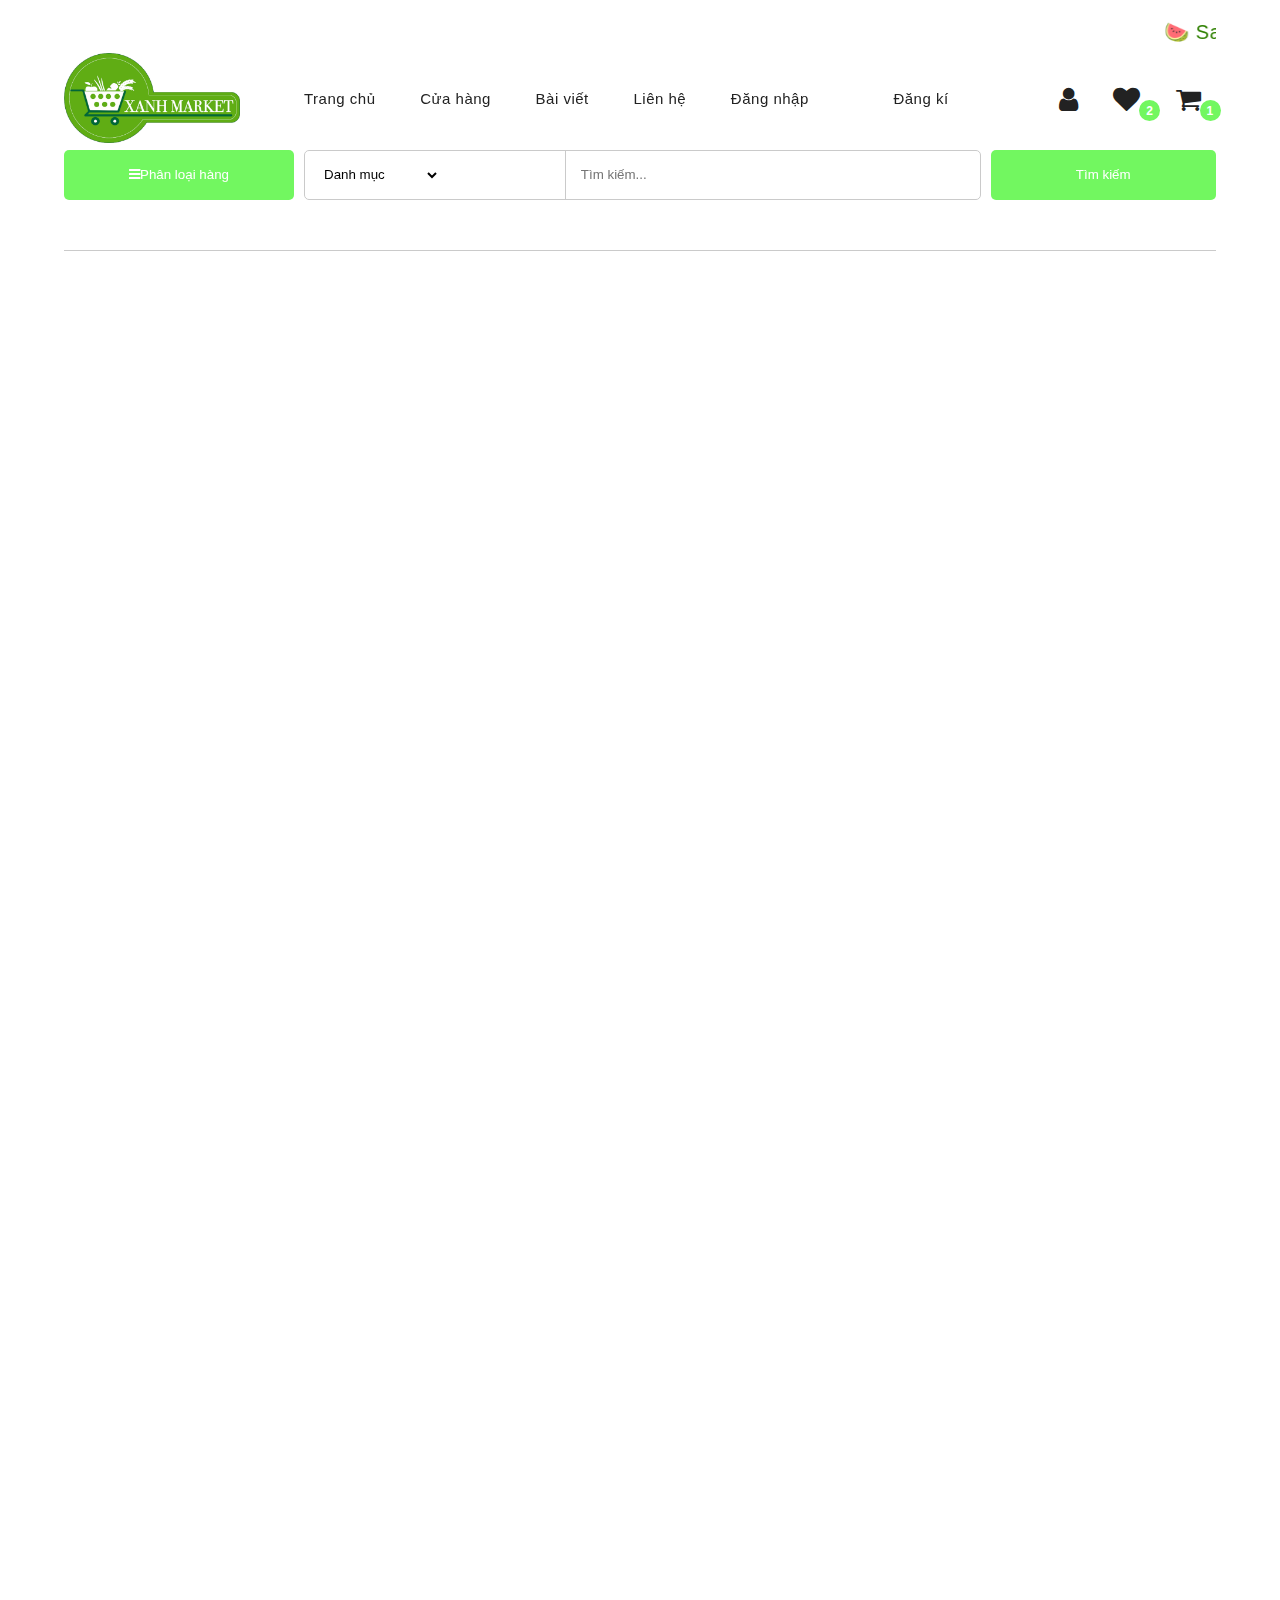
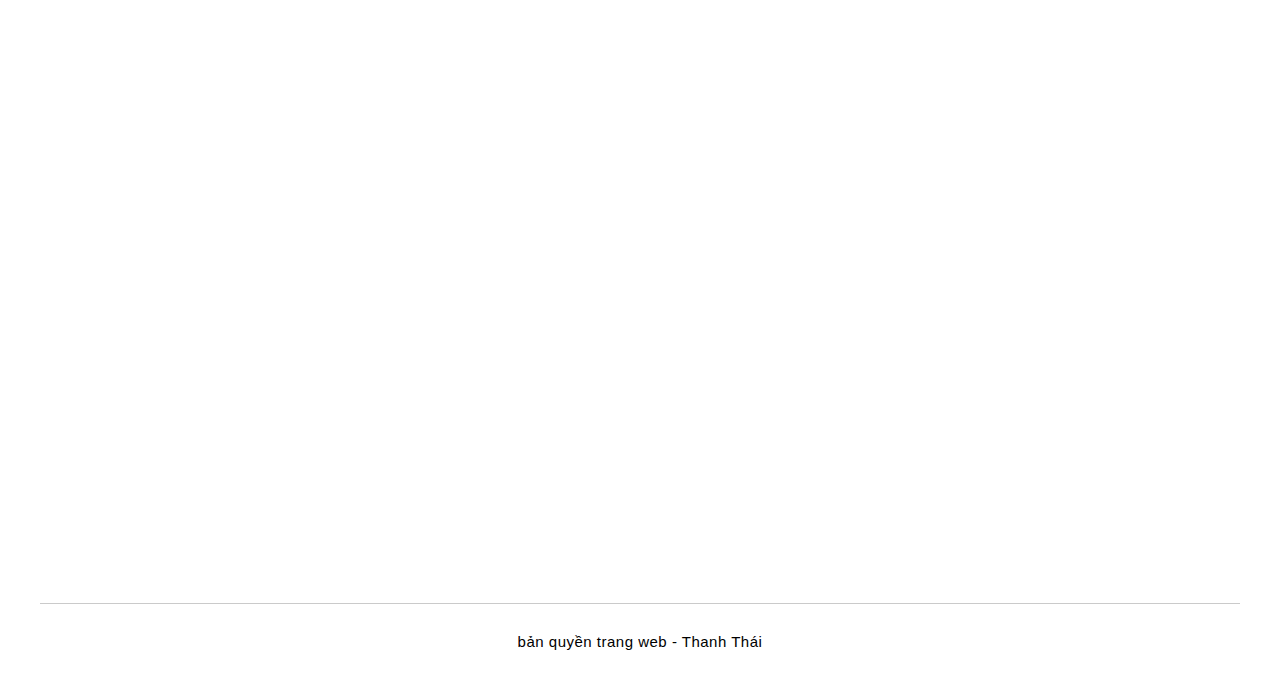
<file: contact.html>
<!DOCTYPE html>
<html lang="en">

<head>
    <meta charset="UTF-8">
    <meta name="viewport" content="width=device-width, initial-scale=1.0">
    <title>☎Liên hệ</title>
    <link rel='stylesheet' href='https://cdnjs.cloudflare.com/ajax/libs/font-awesome/5.13.0/css/all.min.css' />
    <link href="https://maxcdn.bootstrapcdn.com/font-awesome/4.7.0/css/font-awesome.min.css" rel="stylesheet"
        integrity="sha384-wvfXpqpZZVQGK6TAh5PVlGOfQNHSoD2xbE+QkPxCAFlNEevoEH3Sl0sibVcOQVnN" crossorigin="anonymous">
    <script src='https://cdnjs.cloudflare.com/ajax/libs/jquery/3.5.1/jquery.min.js'></script>
    <script src="./js/script.js"></script>
    <link rel="stylesheet" href="./css/style.css">
    <link rel="stylesheet" href="./css/reponsive.css">
    <link rel="stylesheet" href="https://unpkg.com/aos@next/dist/aos.css" />
</head>

<body>
    <div class="menu-mobile">
        <span onclick="closeMobile()">Tắt</span>
        <ul>
            <li><a href="./index.html">Trang chủ</a></li>
            <li><a href="./shop.html">Cửa hàng</a></li>
            <li><a href="">Blog</a></li>
            <li><a href="">Bài viết</a></li>
            <li><a href="./contact.html">Liên hệ</a></li>
            <li><a href="./login.html">Đăng nhập</a></li>
            <li><a href="./register.html">Đăng kí</a></li>
        </ul>
    </div>
    <section>
        <p> <marquee><String style="height: 30px; width: 100%; font-size: 20px;color: rgb(47, 128, 0);"> 🍉 Sale sốc trong mùa dịch 40% cho tất cả sản phẩm - vì 1 mùa dịch ấm no 📸</String></marquee></p>
        <!--  -->
    </section>
    <header id="header">
        <nav>
            <div class="nav-top">
                <div class="nav-top-left">
                    <div class="nav-logo">
                        <a href="./index.html">
                            <img src="./images/logotra.png" alt="">
                        </a>
                    </div>
                </div>
                <div class="nav-top-center">
                    <ul class="mobile-menu">
                        <li onclick="toggleMobile()">
                            <i class="fa fa-bars" aria-hidden="true"></i>
                            <span>Menu</span>
                        </li>
                    </ul>
                    <ul class="desktop-menu"data-aos="fade-up" data-aos-delay="200">
                        <li><a href="./index.html">Trang chủ</a></li>
                        <li><a href="./shop.html">Cửa hàng</a></li>
                        <li><a href="">Bài viết</a></li>
                <li><a href="./contact.html">Liên hệ</a></li>
               <li><a href="./login.html">Đăng nhập</li>
                <li><a href="./register.html">Đăng kí</a></li>
                    </ul>
                </div>
                <div class="nav-top-right">
                    <ul>
                        <li><a href=""><i class="fa fa-user" aria-hidden="true"></i></a></li>
                        <li>
                            <a href="">
                                <i class="fa fa-heart" aria-hidden="true"></i>
                                <span class="love-qty">2</span>
                            </a>
                        </li>
                        <li>
                            <a href="">
                                <i class="fa fa-shopping-cart" aria-hidden="true"></i>
                                <span class="cart-qty">1</span>
                            </a>
                        </li>
                    </ul>
                </div>
            </div>
            <div class="nav-bottom"data-aos="fade-up" data-aos-delay="200">
                <div class="nav-bottom-left">
                    <button onclick="toggleCategory()"><i class="fa fa-bars" aria-hidden="true"></i>Phân loại hàng
                    </button>
                </div>
                <div class="nav-bottom-search"data-aos="fade-up" data-aos-delay="200">
                    <select name="" id="">
                        <option value="" selected="selected">Danh mục</option>
                        <option value="accessories-parts">Hàng phổ biến</option>
                        <option value="activewear">Hàng tươi sạch</option>
                        <option value="amplifire">Hàng nhập khẩu</option>
                        <option value="appliances">Hàng mới về</option>
                        <option value="arc-radio">Hàng Nhật</option>
                        <option value="bags">Hàng Mỹ</option>
                        <option value="ballet-flats">Thực phẩm giá cao</option>
                        <option value="bangles">Thực phẩm giá trung</option>
                        <option value="bed-sheets">Thực phẩm thiết yếu</option>
                        <option value="beds">Hàng tồn kho</option>
                        <option value="belts">Hàng sale</option>
                      
                        <option value="packaging-printing">Packaging &amp; Printing</option>
                    </select>
                    <input type="text" name="" id="" placeholder="Tìm kiếm...">
                </div>
                <button class="search-button">Tìm kiếm</button>
                <div class="search-icon d-none">
                    <i class="fa fa-search" aria-hidden="true"></i>
                </div>
            </div>
        </nav>

        <div class="slider">
            <aside class="category-header" id="category-header" style="
            display: none;
            position: absolute;
            z-index: 99;
            background-color: #ffffff;">
                <ul>
                    <li><a href="">🍒Rau củ quả</a></li>
                    <li><a href="">🍞 Thức ăn khô</a></li>
                    <li><a href="">🍭 Các món ăn vặt</a></li>
                    <li><a href="">🍦 Món ăn cho trẻ</a></li>
                    <li><a href="">🍔 Thực phẩm chức năng</a></li>
                    <li><a href="">🍤 Hải sản</a></li>
                    <li><a href="">✴️ Đồ ăn ưa thích</a></li>
                    <li><a href="">✔️ Top bán chạy</a></li>
                    <li><a href="">🍱 Thức ăn dành cho người cao tuổi</a></li>
                </ul>
            </aside>
        </div>
    </header>
    <main id="contact-site">
        <section class="contact-map"data-aos="fade-up" data-aos-delay="200">
            <iframe src="https://www.google.com/maps/embed?pb=!1m18!1m12!1m3!1d3834.310736364798!2d108.15827961472478!3d16.04935704423347!2m3!1f0!2f0!3f0!3m2!1i1024!2i768!4f13.1!3m3!1m2!1s0x31421938d61a3ce5%3A0x29d80f3ebbdcb44a!2sDuy%20Tan%20University%2C%20South%20Hoa%20Khanh!5e0!3m2!1sen!2s!4v1647963025469!5m2!1sen!2s" width="600" height="450" style="border:0;" allowfullscreen="" loading="lazy"></iframe>
        </section>
        <section class="contact-form"data-aos="fade-up" data-aos-delay="200">
            <form action="" method="post" class="form">
                <table class="table">
                    <tbody>
                        <tr>
                            <td><label for="name">Tên của bạn (Bắt buọc)</label></td>
                            <td><label for="email">Emali của bạn (Bắt buộc)</label></td>
                        </tr>
                        <tr>
                            <td><input type="name" name="name" id="name" required></td>
                            <td><input type="email" name="email" id="email" required></td>
                        </tr>
                        <tr>
                            <td colspan="2">Chủ đề</td>
                        </tr>
                        <tr>
                            <td colspan="2"><input type="text" name="" id=""></td>
                        </tr>
                        <tr>
                            <td colspan="2">Lời nhắn của bạn</td>
                        </tr>
                        <tr>
                            <td colspan="2"><textarea rows="15" cols=""></textarea></td>
                        </tr>
                        <tr>
                            <td colspan="2"><button type="submit">Send</button></td>
                        </tr>
                    </tbody>
                </table>
            </form>
            <div class="address"data-aos="fade-left" data-aos-delay="300">
                <div class="box">
                    <i class="fa fa-map-marker" aria-hidden="true"></i>
                    <span>Địa chỉ</span>
                    <p>Trường Đại học DUY TÂN tp ĐÀ NẴNG</p>
                </div>
                <div class="box">
                    <i class="fa fa-phone" aria-hidden="true"></i>
                    <span>Phone:</span>
                    <p>09999</p>
                </div>
                <div class="box">
                    <i class="fa fa-envelope" aria-hidden="true"></i>
                    <span>Email:</span>
                    <p><a href="">ThanhThan@123.com</a></p>
                   
                </div>
            </div>
        </section>
    </main>
    <footer>
        <section class="footer-widget"data-aos="fade-up" data-aos-delay="200">
            <div class="widget-box">
                <header>
                    Thông tin liên hệ
                </header>
                <article>
                    <ul>
                        <li>
                            <i class="fa fa-angle-right" aria-hidden="true"></i>
                            <a href=""><img src="./icon/map.png"> Trường Đại học DUY TÂN Tp ĐÀ NÃNG</a>
                        </li>
                        <li>
                            <i class="fa fa-angle-right" aria-hidden="true"></i>
                            <a href=""><img src="./icon/phone.png">0392034737</a>
                        </li>
                        <li>
                            <i class="fa fa-angle-right" aria-hidden="true"></i>
                            <a href=""><img src="./icon/gmai.png">LeThanhThai.dtu@gmail.com</a>
                        </li>
                        <li>
                            <i class="fa fa-angle-right" aria-hidden="true"></i>
                            <a ><img src="./icon/iconface.png">Thanh Thái</i></a>
                        </li>
                    </ul>
                </article>
            </div>
            <div class="widget-box">
                <header>
                    Liên kết
                </header>
                <article>
                    <ul>
                        <li>
                            <i class="fa fa-angle-right" aria-hidden="true"></i>
                            <a href="https://www.facebook.com/thanhthai2022">Facebook</a>
                        </li>
                        <li>
                            <i class="fa fa-angle-right" aria-hidden="true"></i>
                            <a href="">Twitter</a>
                        </li>
                        <li>
                            <i class="fa fa-angle-right" aria-hidden="true"></i>
                            <a href="">Instagram</a>
                        </li>
                        <li>
                            <i class="fa fa-angle-right" aria-hidden="true"></i>
                            <a href="">Youtube</a>
                        </li>
                        <li>
                            <i class="fa fa-angle-right" aria-hidden="true"></i>
                            <a href="">Linkdin</a>
                        </li>
                    </ul>
                </article>
            </div>
            <div class="widget-box">
                <header>
                    Hỗ trợ khách hàng
                </header>
                <article>
                    <ul>
                        <li>
                            <i class="fa fa-angle-right" aria-hidden="true"></i>
                            <a href=""><img src="./icon/phone.png"> 0392034737</a>
                        </li>
                        <li>
                            <i class="fa fa-angle-right" aria-hidden="true"></i>
                            <a href="">Hướng dẫn mua hàng</a>
                        </li>
                        <li>
                            <i class="fa fa-angle-right" aria-hidden="true"></i>
                            <a href="">Hướng dẫn thanh toán</a>
                        </li>
                        <li>
                            <i class="fa fa-angle-right" aria-hidden="true"></i>
                            <a href="">Chế độ khách hàng</a>
                        </li>
                        <li>
                            <i class="fa fa-angle-right" aria-hidden="true"></i>
                            <a href="">Chế độ đổi trả hàng</a>
                        </li>
                    </ul>
                </article>
            </div>
            <div class="widget-box">
                <header>
                    Danh sách
                </header>
                <article>
                    <ul>
                        <li>
                            <i class="fa fa-angle-right" aria-hidden="true"></i>
                            <a href="">Khách hàng vip</a>
                        </li>
                        <li>
                            <i class="fa fa-angle-right" aria-hidden="true"></i>
                            <a href="">Khách hàng tốt</a>
                        </li>
                        <li>
                            <i class="fa fa-angle-right" aria-hidden="true"></i>
                            <a href="">Khách hàng bình thường</a>
                        </li>
                        <li>
                            <i class="fa fa-angle-right" aria-hidden="true"></i>
                            <a href="">Hướng dẫn đăng kí </a>
                        </li>
                        <li>
                            <i class="fa fa-angle-right" aria-hidden="true"></i>
                            <a href="">Hỗ trợ khách hàng 24/7</a>
                        </li>
                    </ul>
                </article>
            </div>
            <div class="widget-box">
                <header>
                    Tải ứng dụng
                </header>
                <article>
                    <ul>
                        <li>
                            <a href="">
                                <img src="./images/appstone.png" alt="">
                            </a>
                        </li>
                        <li>
                            <a href="">
                                <img size="12px" src="./images/googleplay.png" alt="">
                            </a>
                        </li>
                    </ul>
                </article>
            </div>
        </section>
        <section class="footer-bottom">
            <div class="site-info">
                bản quyền trang web - Thanh Thái
            </div>
        </section>
    </footer>
    <script src="https://unpkg.com/aos@next/dist/aos.js"></script>
    <script>  AOS.init();</script>
</body>

</html>
</file>
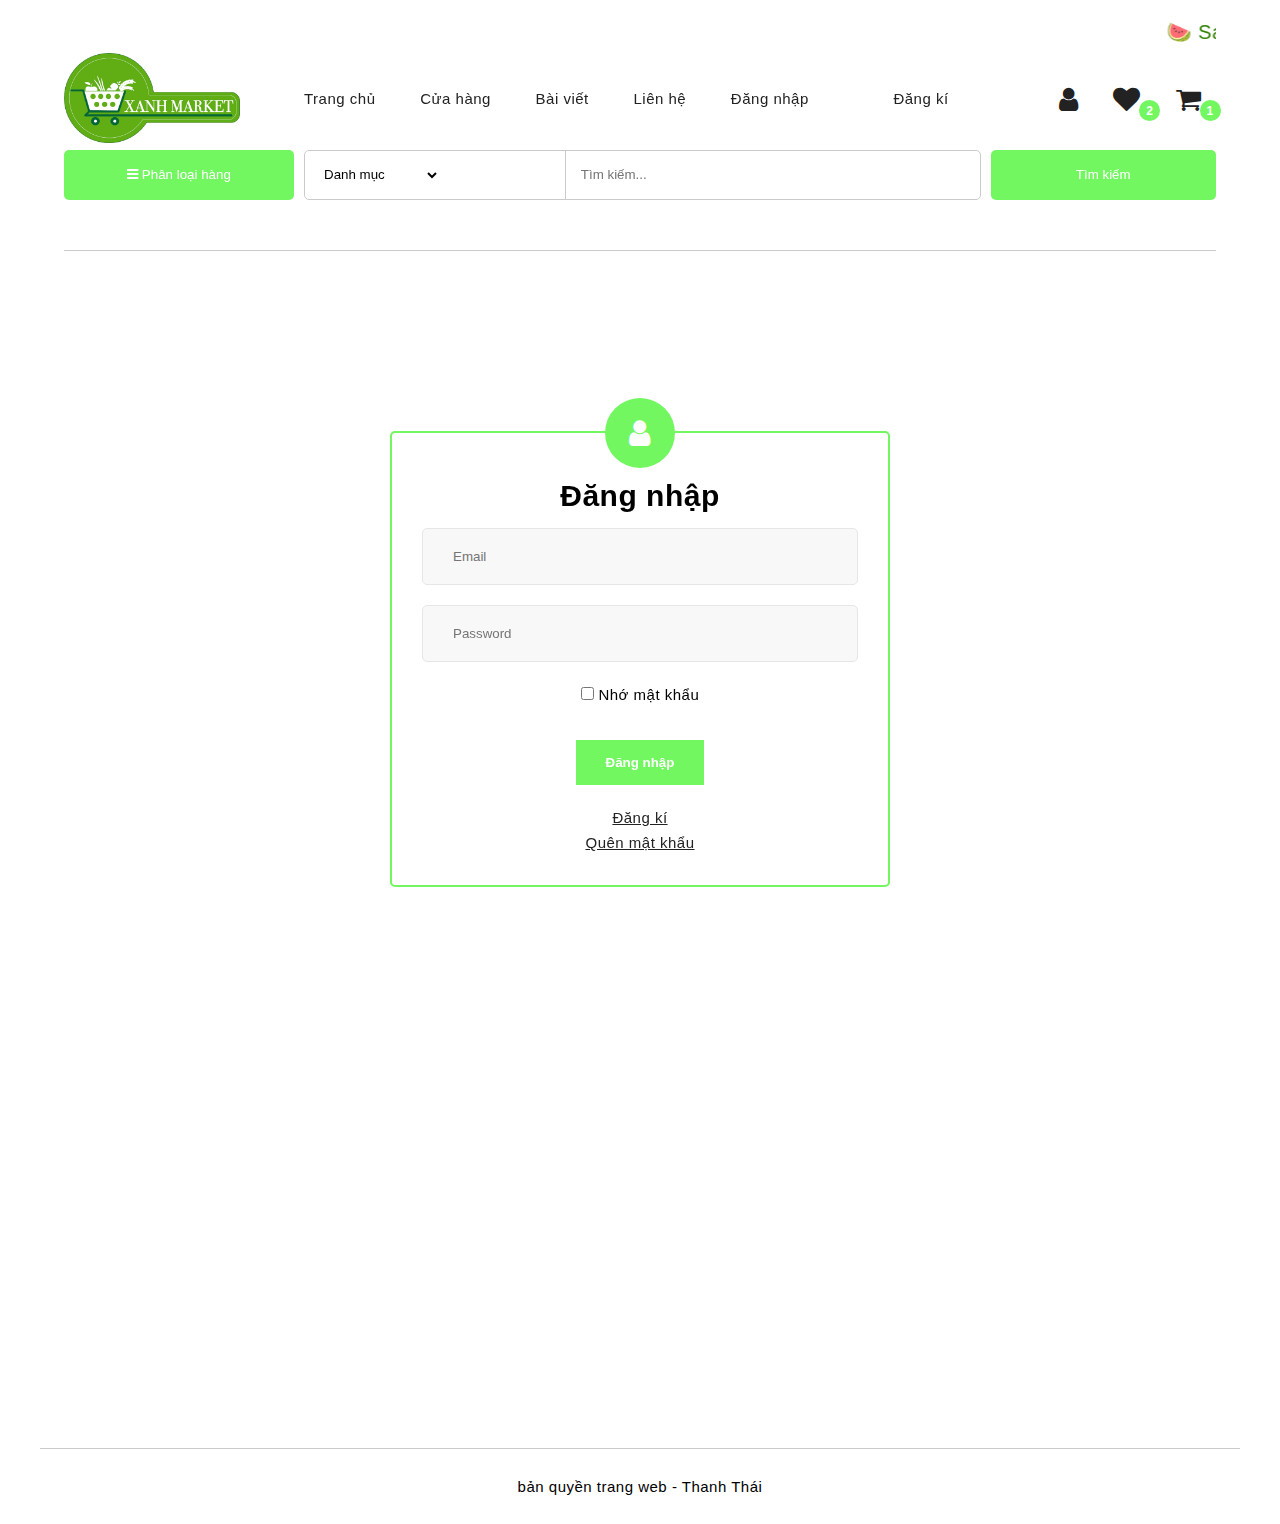
<file: login.html>
<!DOCTYPE html>
<html lang="en">

<head>
    <meta charset="UTF-8">
    <meta name="viewport" content="width=device-width, initial-scale=1.0">
    <title>🔒Đăng nhập</title>
    <link rel='stylesheet' href='https://cdnjs.cloudflare.com/ajax/libs/font-awesome/5.13.0/css/all.min.css' />
    <link href="https://maxcdn.bootstrapcdn.com/font-awesome/4.7.0/css/font-awesome.min.css" rel="stylesheet"
        integrity="sha384-wvfXpqpZZVQGK6TAh5PVlGOfQNHSoD2xbE+QkPxCAFlNEevoEH3Sl0sibVcOQVnN" crossorigin="anonymous">
    <script src='https://cdnjs.cloudflare.com/ajax/libs/jquery/3.5.1/jquery.min.js'></script>
    <script src="./js/script.js"></script>
    <link rel="stylesheet" href="./css/style.css">
    <link rel="stylesheet" href="./css/reponsive.css">
    <link rel="stylesheet" href="https://unpkg.com/aos@next/dist/aos.css" />
</head>

<body>
    <div class="menu-mobile">
        <span onclick="closeMobile()">Tắt</span>
        <ul>
            <li><a href="./index.html">Trang chủ</a></li>
            <li><a href="./shop.html">Cửa hàng</a></li>
            <li><a href="">Blog</a></li>
            <li><a href="">Bài viết</a></li>
            <li><a href="./contact.html">Liên hệ</a></li>
            <li><a href="./login.html">Đăng nhập</a></li>
            <li><a href="./register.html">Đăng kí</a></li>
        </ul>
    </div>
    <section>
        <p> <marquee><String style="height: 30px; width: 100%; font-size: 20px;color: rgb(47, 128, 0);"> 🍉 Sale sốc trong mùa dịch 40% cho tất cả sản phẩm - vì 1 mùa dịch ấm no 📸</String></marquee></p>
        <!--  -->
    </section>
    <header id="header">
        <nav>
            <div class="nav-top">
                <div class="nav-top-left">
                    <div class="nav-logo">
                        <a href="./index.html">
                            <img src="./images/logotra.png " alt="">
                        </a>
                    </div>
                </div>
                <div class="nav-top-center">
                    <ul class="mobile-menu">
                        <li onclick="toggleMobile()">
                            <i class="fa fa-bars" aria-hidden="true"></i>
                            <span>Menu</span>
                        </li>
                    </ul>
                    <ul class="desktop-menu"data-aos="fade-up" data-aos-delay="200">
                        <li><a href="./index.html">Trang chủ</a></li>
                        <li><a href="./shop.html">Cửa hàng</a></li>
                        <li><a href="">Bài viết</a></li>
                <li><a href="./contact.html">Liên hệ</a></li>
               <li><a href="./login.html">Đăng nhập</li>
                <li><a href="./register.html">Đăng kí</a></li>
                    </ul>
                </div>
                <div class="nav-top-right">
                    <ul>
                        <li><a href=""><i class="fa fa-user" aria-hidden="true"></i></a></li>
                        <li>
                            <a href="">
                                <i class="fa fa-heart" aria-hidden="true"></i>
                                <span class="love-qty">2</span>
                            </a>
                        </li>
                        <li>
                            <a href="">
                                <i class="fa fa-shopping-cart" aria-hidden="true"></i>
                                <span class="cart-qty">1</span>
                            </a>
                        </li>
                    </ul>
                </div>
            </div>
            <div class="nav-bottom"data-aos="fade-up" data-aos-delay="200">
                <div class="nav-bottom-left">
                    <button onclick="toggleCategory()"><i class="fa fa-bars" aria-hidden="true"></i>  Phân loại hàng
                    </button>
                </div>
                <div class="nav-bottom-search"data-aos="fade-up" data-aos-delay="200">
                    <select name="" id="">
                        <option value="" selected="selected">Danh mục</option>
                        <option value="accessories-parts">Hàng phổ biến</option>
                        <option value="activewear">Hàng tươi sạch</option>
                        <option value="amplifire">Hàng nhập khẩu</option>
                        <option value="appliances">Hàng mới về</option>
                        <option value="arc-radio">Hàng Nhật</option>
                        <option value="bags">Hàng Mỹ</option>
                        <option value="ballet-flats">Thực phẩm giá cao</option>
                        <option value="bangles">Thực phẩm giá trung</option>
                        <option value="bed-sheets">Thực phẩm thiết yếu</option>
                        <option value="beds">Hàng tồn kho</option>
                        <option value="belts">Hàng sale</option>
                      
                        <option value="packaging-printing">Packaging &amp; Printing</option>
                    </select>
                    <input type="text" name="" id="" placeholder="Tìm kiếm...">
                </div>
                <button class="search-button">Tìm kiếm</button>
                <div class="search-icon d-none">
                    <i class="fa fa-search" aria-hidden="true"></i>
                </div>
            </div>
        </nav>

        <div class="slider">
            <aside class="category-header" id="category-header" style="
            display: none;
            position: absolute;
            z-index: 99;
            background-color: #ffffff;">
                <ul>
                    <li><a href="">🍒Rau củ quả</a></li>
                    <li><a href="">🍞 Thức ăn khô</a></li>
                    <li><a href="">🍭 Các món ăn vặt</a></li>
                    <li><a href="">🍦 Món ăn cho trẻ</a></li>
                    <li><a href="">🍔 Thực phẩm chức năng</a></li>
                    <li><a href="">🍤 Hải sản</a></li>
                    <li><a href="">✴️ Đồ ăn ưa thích</a></li>
                    <li><a href="">✔️ Top bán chạy</a></li>
                    <li><a href="">🍱 Thức ăn dành cho người cao tuổi</a></li>
                </ul>
            </aside>
        </div>
    </header>
    <main id="login-site"data-aos="fade-up" data-aos-delay="200">
        <section>
            <form action="" id="login-form" method="GET">
                <div class="login-icon">
                    <i class="fa fa-user" aria-hidden="true"></i>
                </div>
                <h1 data-aos="fade-up" data-aos-delay="200">Đăng nhập</h1>
                <input type="text" id="login-username" placeholder="Email" required>
                <input type="password" name="login-password" id="login-password" placeholder="Password" required>
                <input type="checkbox" name="remember" id="login-remember" style="width: auto; display: inline-block;">
                <label for="remember" style="width: auto; display: inline-block;">Nhớ mật khẩu</label>
                <button onclick="submitForm()" type="button">Đăng nhập</button>
                <a href="./register.html">Đăng kí</a>
                <a href="">Quên mật khẩu</a>
            </form>
        </section>
    </main>
    </main>
    <footer>
        <section class="footer-widget"data-aos="fade-up" data-aos-delay="200">
            <div class="widget-box">
                <header>
                    Thông tin liên hệ
                </header>
                <article>
                    <ul>
                        <li>
                            <i class="fa fa-angle-right" aria-hidden="true"></i>
                            <a href=""><img src="./icon/map.png"> Trường Đại học DUY TÂN Tp ĐÀ NÃNG</a>
                        </li>
                        <li>
                            <i class="fa fa-angle-right" aria-hidden="true"></i>
                            <a href=""><img src="./icon/phone.png">0392034737</a>
                        </li>
                        <li>
                            <i class="fa fa-angle-right" aria-hidden="true"></i>
                            <a href=""><img src="./icon/gmai.png">LeThanhThai.dtu@gmail.com</a>
                        </li>
                        <li>
                            <i class="fa fa-angle-right" aria-hidden="true"></i>
                            <a ><img src="./icon/iconface.png">Thanh Thái</i></a>
                        </li>
                    </ul>
                </article>
            </div>
            <div class="widget-box">
                <header>
                    Liên kết
                </header>
                <article>
                    <ul>
                        <li>
                            <i class="fa fa-angle-right" aria-hidden="true"></i>
                            <a href="https://www.facebook.com/thanhthai2022">Facebook</a>
                        </li>
                        <li>
                            <i class="fa fa-angle-right" aria-hidden="true"></i>
                            <a href="">Twitter</a>
                        </li>
                        <li>
                            <i class="fa fa-angle-right" aria-hidden="true"></i>
                            <a href="">Instagram</a>
                        </li>
                        <li>
                            <i class="fa fa-angle-right" aria-hidden="true"></i>
                            <a href="">Youtube</a>
                        </li>
                        <li>
                            <i class="fa fa-angle-right" aria-hidden="true"></i>
                            <a href="">Linkdin</a>
                        </li>
                    </ul>
                </article>
            </div>
            <div class="widget-box">
                <header>
                    Hỗ trợ khách hàng
                </header>
                <article>
                    <ul>
                        <li>
                            <i class="fa fa-angle-right" aria-hidden="true"></i>
                            <a href=""><img src="./icon/phone.png"> 0392034737</a>
                        </li>
                        <li>
                            <i class="fa fa-angle-right" aria-hidden="true"></i>
                            <a href="">Hướng dẫn mua hàng</a>
                        </li>
                        <li>
                            <i class="fa fa-angle-right" aria-hidden="true"></i>
                            <a href="">Hướng dẫn thanh toán</a>
                        </li>
                        <li>
                            <i class="fa fa-angle-right" aria-hidden="true"></i>
                            <a href="">Chế độ khách hàng</a>
                        </li>
                        <li>
                            <i class="fa fa-angle-right" aria-hidden="true"></i>
                            <a href="">Chế độ đổi trả hàng</a>
                        </li>
                    </ul>
                </article>
            </div>
            <div class="widget-box">
                <header>
                    Danh sách
                </header>
                <article>
                    <ul>
                        <li>
                            <i class="fa fa-angle-right" aria-hidden="true"></i>
                            <a href="">Khách hàng vip</a>
                        </li>
                        <li>
                            <i class="fa fa-angle-right" aria-hidden="true"></i>
                            <a href="">Khách hàng tốt</a>
                        </li>
                        <li>
                            <i class="fa fa-angle-right" aria-hidden="true"></i>
                            <a href="">Khách hàng bình thường</a>
                        </li>
                        <li>
                            <i class="fa fa-angle-right" aria-hidden="true"></i>
                            <a href="">Hướng dẫn đăng kí </a>
                        </li>
                        <li>
                            <i class="fa fa-angle-right" aria-hidden="true"></i>
                            <a href="">Hỗ trợ khách hàng 24/7</a>
                        </li>
                    </ul>
                </article>
            </div>
            <div class="widget-box">
                <header>
                    Tải ứng dụng
                </header>
                <article>
                    <ul>
                        <li>
                            <a href="">
                                <img src="./images/appstone.png" alt="">
                            </a>
                        </li>
                        <li>
                            <a href="">
                                <img size="12px" src="./images/googleplay.png" alt="">
                            </a>
                        </li>
                    </ul>
                </article>
            </div>
        </section>
        <section class="footer-bottom">
            <div class="site-info">
                bản quyền trang web - Thanh Thái
            </div>
        </section>
    </footer>
    <script src="https://unpkg.com/aos@next/dist/aos.js"></script>
    <script>  AOS.init();</script>
</body>

</html>
</file>
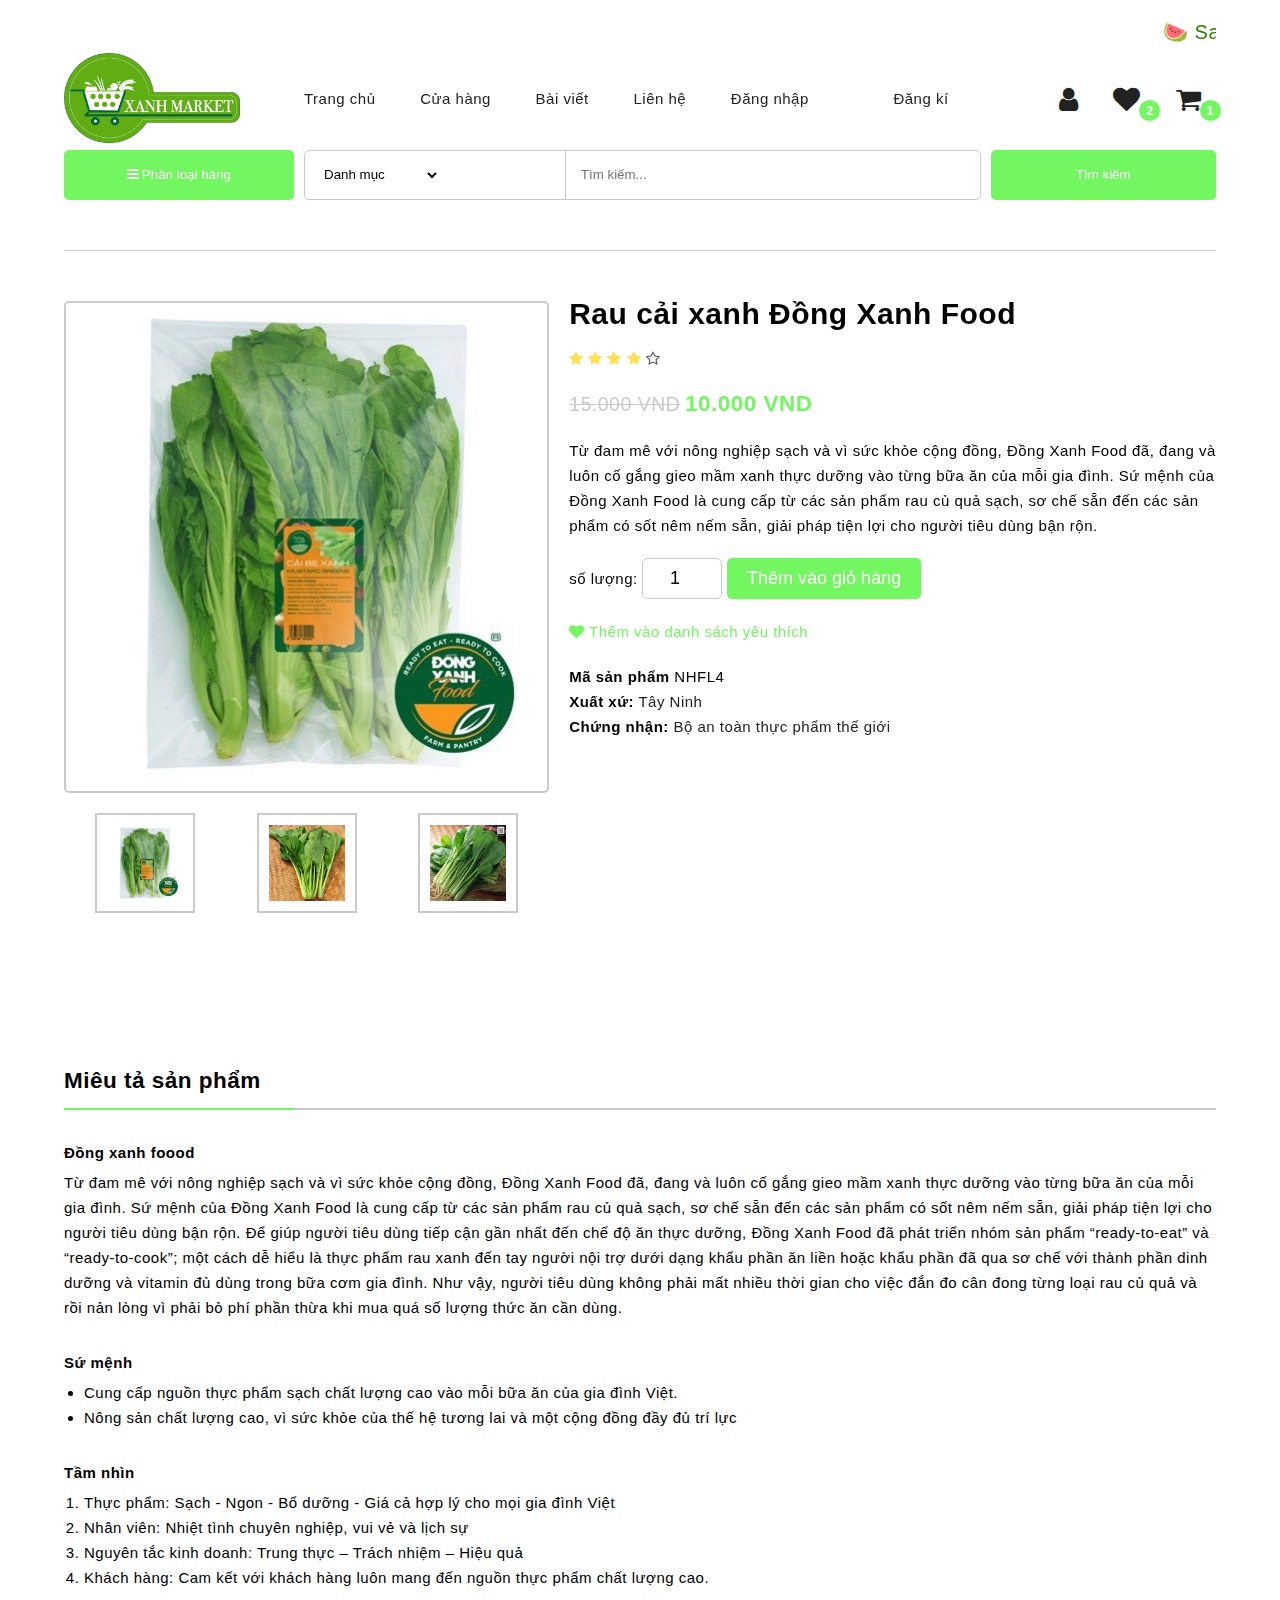
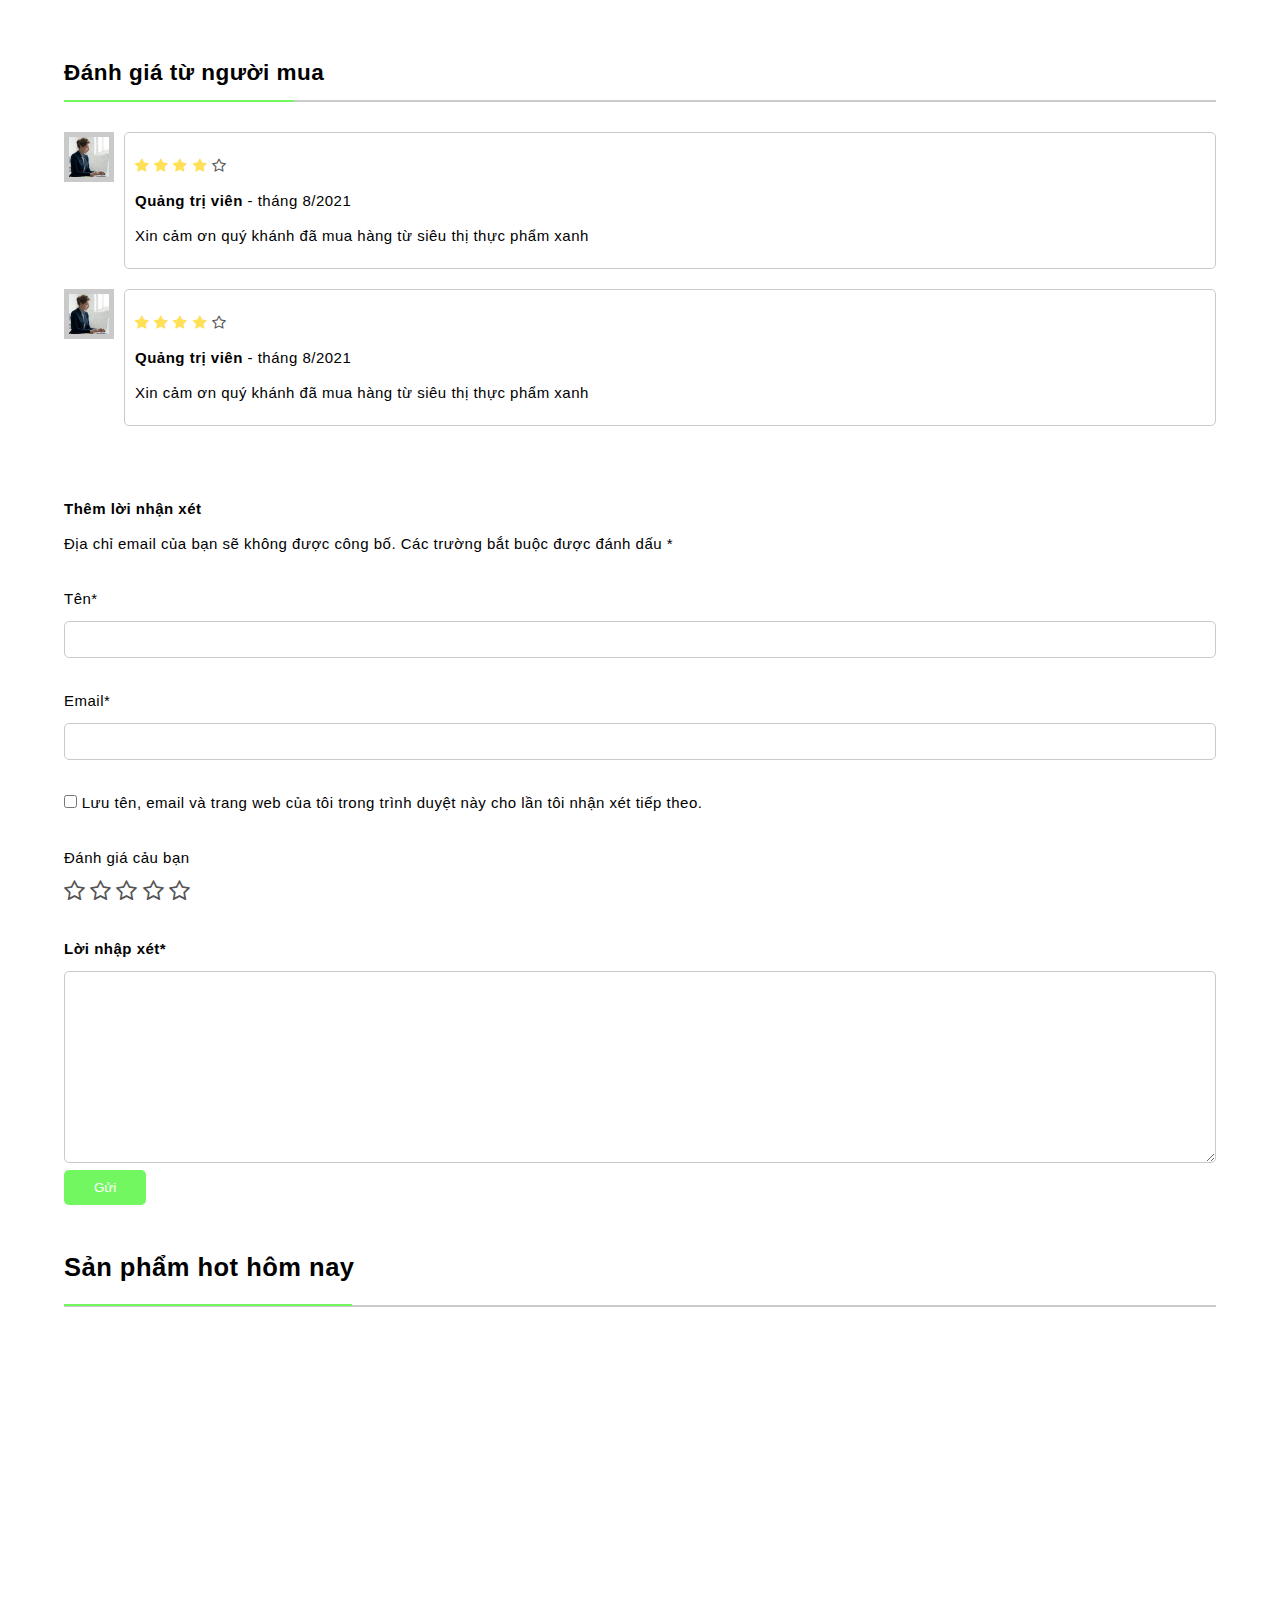
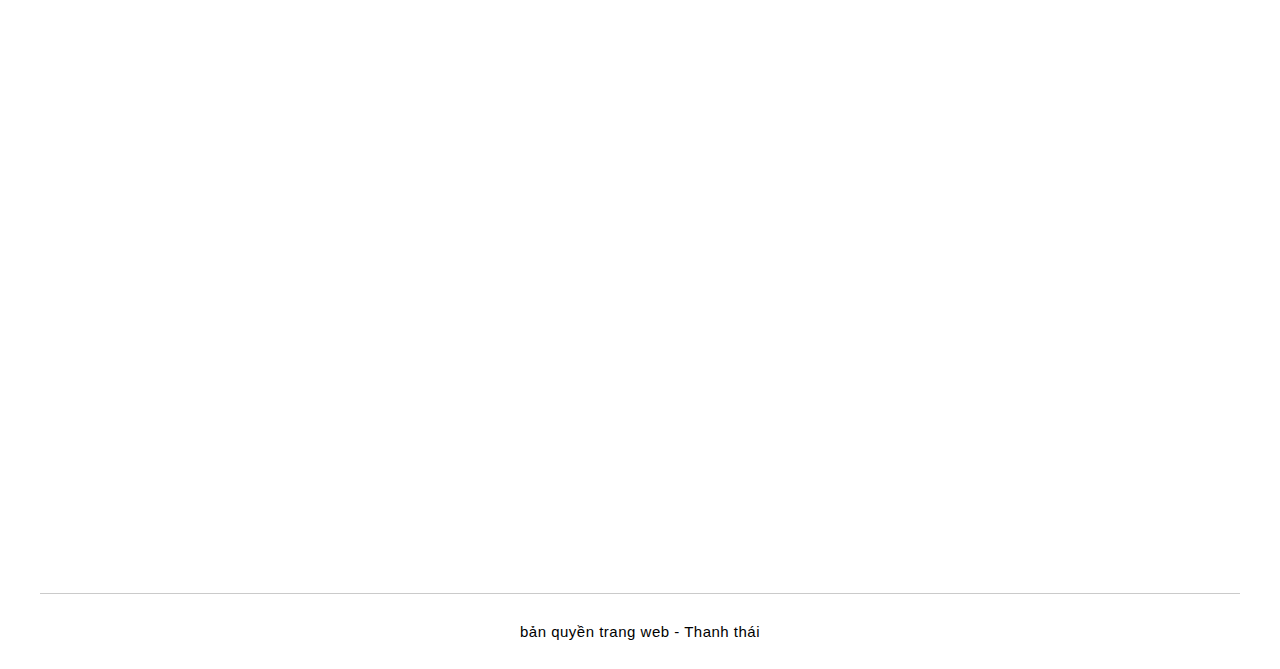
<file: product.html>
<!DOCTYPE html>
<html lang="en">

<head>
    <meta charset="UTF-8">
    <meta name="viewport" content="width=device-width, initial-scale=1.0">
    <title>🗑Thông tin sản phẩm</title>
    <link rel='stylesheet' href='https://cdnjs.cloudflare.com/ajax/libs/font-awesome/5.13.0/css/all.min.css' />
    <link href="https://maxcdn.bootstrapcdn.com/font-awesome/4.7.0/css/font-awesome.min.css" rel="stylesheet"
        integrity="sha384-wvfXpqpZZVQGK6TAh5PVlGOfQNHSoD2xbE+QkPxCAFlNEevoEH3Sl0sibVcOQVnN" crossorigin="anonymous">
    <script src='https://cdnjs.cloudflare.com/ajax/libs/jquery/3.5.1/jquery.min.js'></script>
    <script src="./js/script.js"></script>
    <link rel="stylesheet" href="./css/style.css">
    <link rel="stylesheet" href="./css/reponsive.css">
    <link rel="stylesheet" href="https://unpkg.com/aos@next/dist/aos.css" />
</head>

<body>
    <div class="menu-mobile">
        <span onclick="closeMobile()">Tắt</span>
        <ul>
            <li><a href="./index.html">Trang chủ</a></li>
            <li><a href="./shop.html">Cửa hàng</a></li>
            <li><a href="">Blog</a></li>
            <li><a href="">Bài viết</a></li>
            <li><a href="./contact.html">Liên hệ</a></li>
            <li><a href="./login.html">Đăng nhập</a></li>
            <li><a href="./register.html">Đăng kí</a></li>
        </ul>
    </div>
    <section >
        <p> <marquee><String style="height: 30px; width: 100%; font-size: 20px;color: rgb(47, 128, 0);"> 🍉 Sale sốc trong mùa dịch 40% cho tất cả sản phẩm - vì 1 mùa dịch ấm no 📸</String></marquee></p>
        <!--  -->
    </section>
    <header id="header">
        <nav>
            <div class="nav-top">
                <div class="nav-top-left">
                    <div class="nav-logo">
                        <a href="./index.html">
                            <img src="./images/logotra.png" alt="">
                        </a>
                    </div>
                </div>
                <div class="nav-top-center">
                    <ul class="mobile-menu">
                        <li onclick="toggleMobile()">
                            <i class="fa fa-bars" aria-hidden="true"></i>
                            <span>Menu</span>
                        </li>
                    </ul>
                    <ul class="desktop-menu"data-aos="fade-up" data-aos-delay="200">
                        <li><a href="./index.html">Trang chủ</a></li>
                        <li><a href="./shop.html">Cửa hàng</a></li>
                        <li><a href="">Bài viết</a></li>
                <li><a href="./contact.html">Liên hệ</a></li>
               <li><a href="./login.html">Đăng nhập</li>
                <li><a href="./register.html">Đăng kí</a></li>
                    </ul>
                </div>
                <div class="nav-top-right">
                    <ul>
                        <li><a href=""><i class="fa fa-user" aria-hidden="true"></i></a></li>
                        <li>
                            <a href="">
                                <i class="fa fa-heart" aria-hidden="true"></i>
                                <span class="love-qty">2</span>
                            </a>
                        </li>
                        <li>
                            <a href="">
                                <i class="fa fa-shopping-cart" aria-hidden="true"></i>
                                <span class="cart-qty">1</span>
                            </a>
                        </li>
                    </ul>
                </div>
            </div>
            <div class="nav-bottom"data-aos="fade-up" data-aos-delay="200">
                <div class="nav-bottom-left">
                    <button onclick="toggleCategory()"><i class="fa fa-bars" aria-hidden="true"></i> Phân loại hàng
                    </button>
                </div>
                <div class="nav-bottom-search"data-aos="fade-up" data-aos-delay="200">
                    <select name="" id="">
                        <option value="" selected="selected">Danh mục</option>
                        <option value="accessories-parts">Hàng phổ biến</option>
                        <option value="activewear">Hàng tươi sạch</option>
                        <option value="amplifire">Hàng nhập khẩu</option>
                        <option value="appliances">Hàng mới về</option>
                        <option value="arc-radio">Hàng Nhật</option>
                        <option value="bags">Hàng Mỹ</option>
                        <option value="ballet-flats">Thực phẩm giá cao</option>
                        <option value="bangles">Thực phẩm giá trung</option>
                        <option value="bed-sheets">Thực phẩm thiết yếu</option>
                        <option value="beds">Hàng tồn kho</option>
                        <option value="belts">Hàng sale</option>
                      
                        <option value="packaging-printing">Packaging &amp; Printing</option>
                    </select>
                    <input type="text" name="" id="" placeholder="Tìm kiếm...">
                </div>
                <button class="search-button">Tìm kiếm</button>
                <div class="search-icon d-none">
                    <i class="fa fa-search" aria-hidden="true"></i>
                </div>
            </div>
        </nav>

        <div class="slider">
            <aside class="category-header" id="category-header" style="
            display: none;
            position: absolute;
            z-index: 99;
            background-color: #ffffff;">
                <ul>
                    <li><a href="">🍒Rau củ quả</a></li>
                    <li><a href="">🍞 Thức ăn khô</a></li>
                    <li><a href="">🍭 Các món ăn vặt</a></li>
                    <li><a href="">🍦 Món ăn cho trẻ</a></li>
                    <li><a href="">🍔 Thực phẩm chức năng</a></li>
                    <li><a href="">🍤 Hải sản</a></li>
                    <li><a href="">✴️ Đồ ăn ưa thích</a></li>
                    <li><a href="">✔️ Top bán chạy</a></li>
                    <li><a href="">🍱 Thức ăn dành cho người cao tuổi</a></li>
                </ul>
            </aside>
        </div>
    </header>
    <main id="product-site" >
        <section class="product">
            <div class="thumb"data-aos="fade-right" data-aos-delay="200">
                <div class="big-thumb">
                    <img src="./images/thongtinrau.jpg" alt="">
                </div>
                <div class="thumb-small">
                    <img src="./images/thongtinrau.jpg" alt="">
                    <img src="./images/thongtinrau1.jpg" alt="">
                    <img src="./images/thongtinrau2.jpg" alt="">
                </div>
            </div>
            <div class="summary"data-aos="fade-left" data-aos-delay="200">
                <h1 data-aos="fade-up" data-aos-delay="200">Rau cải xanh Đồng Xanh Food</h1>
                <div class="rating">
                    <i class="fa fa-star" aria-hidden="true"></i>
                    <i class="fa fa-star" aria-hidden="true"></i>
                    <i class="fa fa-star" aria-hidden="true"></i>
                    <i class="fa fa-star" aria-hidden="true"></i>
                    <i class="fa fa-star-o" aria-hidden="true"></i>
                </div>
                <div class="price">
                    <div class="old-price">15.000 VND</div>
                    <div class="new-price">10.000 VND</div>
                </div>
                <div class="detail">
                    <p>Từ đam mê với nông nghiệp sạch và vì sức khỏe cộng đồng, Đồng Xanh Food đã, đang và luôn cố gắng gieo mầm xanh thực dưỡng vào từng bữa ăn của mỗi gia đình. Sứ mệnh của Đồng Xanh Food là cung cấp từ các sản phẩm rau củ quả sạch, sơ chế sẵn đến các sản phẩm có sốt nêm nếm sẵn, giải pháp tiện lợi cho người tiêu dùng bận rộn.

                       </p>
                </div>
                <div class="add-to-cart">
                 số lượng:  <input type="number" name="" id="" value="1" min="1">
                    <button>Thêm vào giỏ hàng</button>
                </div>
                <div class="add-to-wishlist">
                    <i class="fa fa-heart" aria-hidden="true"></i>
                   Thêm vào danh sách yêu thích
                </div>
                <div class="product-meta">
                    <div class="sku">
                        <span>Mã sản phẩm</span> NHFL4
                    </div>
                    <div class="categories">
                        <span>Xuất xứ:</span>
                        <a href="">Tây Ninh</a>
                        
                    </div>
                    <div class="tag">
                        <span>Chứng nhận:</span>
                        <a href="">Bộ an toàn thực phẩm thế giới</a>
                    </div>
                </div>
            </div>
            <div class="description">
                <h2>Miêu tả sản phẩm</h2>
                <div class="description-content">
                    <b>Đồng xanh foood</b>
                    <p>Từ đam mê với nông nghiệp sạch và vì sức khỏe cộng đồng, Đồng Xanh Food đã, đang và luôn cố gắng gieo mầm xanh thực dưỡng vào từng bữa ăn của mỗi gia đình. Sứ mệnh của Đồng Xanh Food là cung cấp từ các sản phẩm rau củ quả sạch, sơ chế sẵn đến các sản phẩm có sốt nêm nếm sẵn, giải pháp tiện lợi cho người tiêu dùng bận rộn.

                        Để giúp người tiêu dùng tiếp cận gần nhất đến chế độ ăn thực dưỡng, Đồng Xanh Food đã phát triển nhóm sản phẩm “ready-to-eat” và “ready-to-cook”; một cách dễ hiểu là thực phẩm rau xanh đến tay người nội trợ dưới dạng khẩu phần ăn liền hoặc khẩu phần đã qua sơ chế với thành phần dinh dưỡng và vitamin đủ dùng trong bữa cơm gia đình. Như vậy, người tiêu dùng không phải mất nhiều thời gian cho việc đắn đo cân đong từng loại rau củ quả và rồi nản lòng vì phải bỏ phí phần thừa khi mua quá số lượng thức ăn cần dùng.</p>
                    <b>Sứ mệnh</b>
                    <ul>
                        <li>Cung cấp nguồn thực phẩm sạch chất lượng cao vào mỗi bữa ăn của gia đình Việt.</li>
                        <li>Nông sản chất lượng cao, vì sức khỏe của thế hệ tương lai và một cộng đồng đầy đủ trí lực</li>
                        
                    </ul>
                    <b>Tầm nhìn</b>
                    <ol>
                        <li>Thực phẩm: Sạch - Ngon - Bổ dưỡng - Giá cả hợp lý cho mọi gia đình Việt</li>
                        <li>Nhân viên: Nhiệt tình chuyên nghiệp, vui vẻ và lịch sự</li>
                        <li>Nguyên tắc kinh doanh: Trung thực – Trách nhiệm – Hiệu quả</li>
                        <li>Khách hàng: Cam kết với khách hàng luôn mang đến nguồn thực phẩm chất lượng cao.</li>
                      
                    </ol>
                </div>
            </div>
            <div class="review">
                <h2>Đánh giá từ người mua</h2>
                <div class="comment-wrap">
                    <article class="comment">
                        <img src="./images/admin.jpg" alt="">
                        <div class="comment-text">
                            <div class="rating">
                                <i class="fa fa-star" aria-hidden="true"></i>
                                <i class="fa fa-star" aria-hidden="true"></i>
                                <i class="fa fa-star" aria-hidden="true"></i>
                                <i class="fa fa-star" aria-hidden="true"></i>
                                <i class="fa fa-star-o" aria-hidden="true"></i>
                            </div>
                            <div class="meta">
                                <strong>Quảng trị viên</strong>
                                <span>-</span>
                                <time datetime="2019-12-07T11:16:22+00:00">tháng 8/2021</time>
                            </div>
                            <div class="description">
                                <p>Xin cảm ơn quý khánh đã mua hàng từ siêu thị thực phẩm xanh</p>
                            </div>
                        </div>
                    </article>
                    <article class="comment">
                        <img src="./images/admin.jpg" alt="">
                        <div class="comment-text">
                            <div class="rating">
                                <i class="fa fa-star" aria-hidden="true"></i>
                                <i class="fa fa-star" aria-hidden="true"></i>
                                <i class="fa fa-star" aria-hidden="true"></i>
                                <i class="fa fa-star" aria-hidden="true"></i>
                                <i class="fa fa-star-o" aria-hidden="true"></i>
                            </div>
                            <div class="meta">
                                <strong>Quảng trị viên</strong>
                                <span>-</span>
                                <time datetime="2019-12-07T11:16:22+00:00">tháng 8/2021</time>
                            </div>
                            <div class="description">
                                <p>Xin cảm ơn quý khánh đã mua hàng từ siêu thị thực phẩm xanh</p>
                            </div>
                        </div>
                    </article>
                </div>
                <form class="add-review">
                    <strong>Thêm lời nhận xét</strong>
                    <p>Địa chỉ email của bạn sẽ không được công bố. Các trường bắt buộc được đánh dấu *</p>
                    <label for="name">Tên*</label>
                    <input type="text" name="name" id="name">
                    <label for="email">Email*</label>
                    <input type="email" name="email" id="email">
                    <div class="save-form">
                        <input type="checkbox" name="saveFrom" id="saveForm">
                        <span>Lưu tên, email và trang web của tôi trong trình duyệt này cho lần tôi nhận xét tiếp theo. </span>
                    </div>
                    <div class="your-rating">
                        <p>Đánh giá cảu bạn</p>
                        <i class="fa fa-star-o" aria-hidden="true"></i>
                        <i class="fa fa-star-o" aria-hidden="true"></i>
                        <i class="fa fa-star-o" aria-hidden="true"></i>
                        <i class="fa fa-star-o" aria-hidden="true"></i>
                        <i class="fa fa-star-o" aria-hidden="true"></i>
                    </div>
                    <strong>Lời nhập xét*</strong>
                    <textarea name="" id="" cols="30" rows="10"></textarea>
                    <button>Gửi</button>
                </form>
            </div>
        </section>

        <section class="best-deal">
            <header>
                <div class="best-deal-title">
                    Sản phẩm hot hôm nay
                </div>
               
            </header>
            <article class="deal-slider">
                <div class="deal-slider-box"data-aos="fade-right" data-aos-delay="200">
                    <a href="./product.html">
                        <div class="thumb">
                            <div class="sale-mark"><span>-20%</span></div>
                            <img src="./images/cucai.jpg" alt="">
                            <img src="./images/cucai3.jpg" alt="">
                            </div>
                        </a>
                        <div class="rating">
                            <i class="fas fa-star"></i>
                            <i class="fas fa-star"></i>
                            <i class="fas fa-star"></i>
                            <i class="fas fa-star"></i>
                            <i class="fa fa-star-o" aria-hidden="true"></i>
                        </div>
                        <div class="name">
                            <a href="">Cải thìa quảng bình</a>
                        </div>
                        <div class="price">
                            <div class="new-price">32.000 VND</div>
                            <div class="old-price">40.000 VND</div>
                        </div>
                        <button class="add-to-cart">Thêm vào giỏ hàng</button>
                    </div>
                <div class="deal-slider-box"data-aos="fade-right" data-aos-delay="200">
                    <a href="./product.html">
                        <div class="thumb">
                            <div class="sale-mark"><span>-10%</span></div>
                            <img src="./images/xuxich.jpeg" alt="">
                            <img src="./images/xuxich2.jpg" alt="">
                            </div>
                        </a>
                        <div class="rating">
                            <i class="fas fa-star"></i>
                            <i class="fas fa-star"></i>
                            <i class="fas fa-star"></i>
                            <i class="fas fa-star"></i>
                            <i class="fa fa-star-o" aria-hidden="true"></i>
                        </div>
                        <div class="name">
                            <a href="">Xúc xích Đức</a>
                        </div>
                        <div class="price">
                            <div class="new-price">90.000 VND</div>
                            <div class="old-price">100.000VND</div>
                        </div>
                        <button class="add-to-cart">Thêm vào giỏ hàng</button>
                    </div>
                <div class="deal-slider-box"data-aos="fade-left" data-aos-delay="200">
                    <a href="./product.html">
                        <div class="thumb">
                            <div class="sale-mark"><span>-50%</span></div>
                            <img src="./images/raumuong.jpg" alt="">
                            <img src="./images/raumuong2.jpg" alt="">
                            </div>
                        </a>
                        <div class="rating">
                            <i class="fas fa-star"></i>
                            <i class="fas fa-star"></i>
                            <i class="fas fa-star"></i>
                            <i class="fas fa-star"></i>
                            <i class="fa fa-star-o" aria-hidden="true"></i>
                        </div>
                        <div class="name">
                            <a href="">Rau muống sạch</a>
                        </div>
                        <div class="price">
                            <div class="new-price">15.000 VND</div>
                            <div class="old-price">30.000 VND</div>
                        </div>
                        <button class="add-to-cart">Thêm vào giỏ hàng</button>
                    </div>
                <div class="deal-slider-box"data-aos="fade-left" data-aos-delay="200">
                    <a href="./product.html">
                        <div class="thumb">
                            <div class="sale-mark"><span>20%</span></div>
                            <img src="./images/mypew.jpg" alt="">
                            <img src="./images/mypew2.png" alt="">
                            </div>
                        </a>
                        <div class="rating">
                            <i class="fas fa-star"></i>
                            <i class="fas fa-star"></i>
                            <i class="fas fa-star"></i>
                            <i class="fas fa-star"></i>
                            <i class="fa fa-star-o" aria-hidden="true"></i>
                        </div>
                        <div class="name">
                            <a href="">Bánh mỳ Pew Pew</a>
                        </div>
                        <div class="price">
                            <div class="new-price">70.000 VND</div>
                            <div class="old-price">220.000 VND</div>
                        </div>
                        <button class="add-to-cart">Thêm vào giỏ hàng</button>
                    </div>
            </article>

        </section>
    </main>
    <footer>
        <section class="footer-widget"data-aos="fade-up" data-aos-delay="200">
            <div class="widget-box">
                <header>
                    Liên kết
                </header>
                <article>
                    <ul>
                        <li>
                            <i class="fa fa-angle-right" aria-hidden="true"></i>
                            <a href="https://www.facebook.com/thanhthai2022">Facebook</a>
                        </li>
                        <li>
                            <i class="fa fa-angle-right" aria-hidden="true"></i>
                            <a href="">Twitter</a>
                        </li>
                        <li>
                            <i class="fa fa-angle-right" aria-hidden="true"></i>
                            <a href="">Instagram</a>
                        </li>
                        <li>
                            <i class="fa fa-angle-right" aria-hidden="true"></i>
                            <a href="">Youtube</a>
                        </li>
                        <li>
                            <i class="fa fa-angle-right" aria-hidden="true"></i>
                            <a href="">Linkdin</a>
                        </li>
                    </ul>
                </article>
            </div>
            <div class="widget-box">
                <header>
                    Hỗ trợ khách hàng
                </header>
                <article>
                    <ul>
                        <li>
                            <i class="fa fa-angle-right" aria-hidden="true"></i>
                            <a href=""><img src="./icon/map.png"> Trường Đại học DUY TÂN Tp ĐÀ NÃNG</a>
                        </li>
                        <li>
                            <i class="fa fa-angle-right" aria-hidden="true"></i>
                            <a href=""><img src="./icon/phone.png">0392034737</a>
                        </li>
                        <li>
                            <i class="fa fa-angle-right" aria-hidden="true"></i>
                            <a href=""><img src="./icon/gmai.png">LeThanhThai.dtu@gmail.com</a>
                        </li>
                        <li>
                            <i class="fa fa-angle-right" aria-hidden="true"></i>
                            <a ><img src="./icon/iconface.png">Thanh Thái</i></a>
                        </li>
                    </ul>
                </article>
            </div>
            <div class="widget-box">
                <header>
                    Danh sách
                </header>
                <article>
                    <ul>
                        <li>
                            <i class="fa fa-angle-right" aria-hidden="true"></i>
                            <a href="">Khách hàng vip</a>
                        </li>
                        <li>
                            <i class="fa fa-angle-right" aria-hidden="true"></i>
                            <a href="">Khách hàng tốt</a>
                        </li>
                        <li>
                            <i class="fa fa-angle-right" aria-hidden="true"></i>
                            <a href="">Khách hàng bình thường</a>
                        </li>
                        <li>
                            <i class="fa fa-angle-right" aria-hidden="true"></i>
                            <a href="">Hướng dẫn đăng kí </a>
                        </li>
                        <li>
                            <i class="fa fa-angle-right" aria-hidden="true"></i>
                            <a href="">Hỗ trợ khách hàng 24/7</a>
                        </li>
                    </ul>
                    </ul>
                </article>
            </div>
            <div class="widget-box">
                <header>
                    Tải ứng dụng
                </header>
                <article>
                    <ul>
                        <li>
                            <a href="">
                                <img src="./images/appstone.png" alt="">
                            </a>
                        </li>
                        <li>
                            <a href="">
                                <img size="12px" src="./images/googleplay.png" alt="">
                            </a>
                        </li>
                    </ul>
                </article>
            </div>
        </section>
        <section class="footer-bottom">
            <div class="site-info">
               bản quyền trang web - Thanh thái
               

            </div>
        </section>
    </footer>
   
    <script src="https://unpkg.com/aos@next/dist/aos.js"></script>
    <script>  AOS.init();</script>
</body>

</html>
</file>
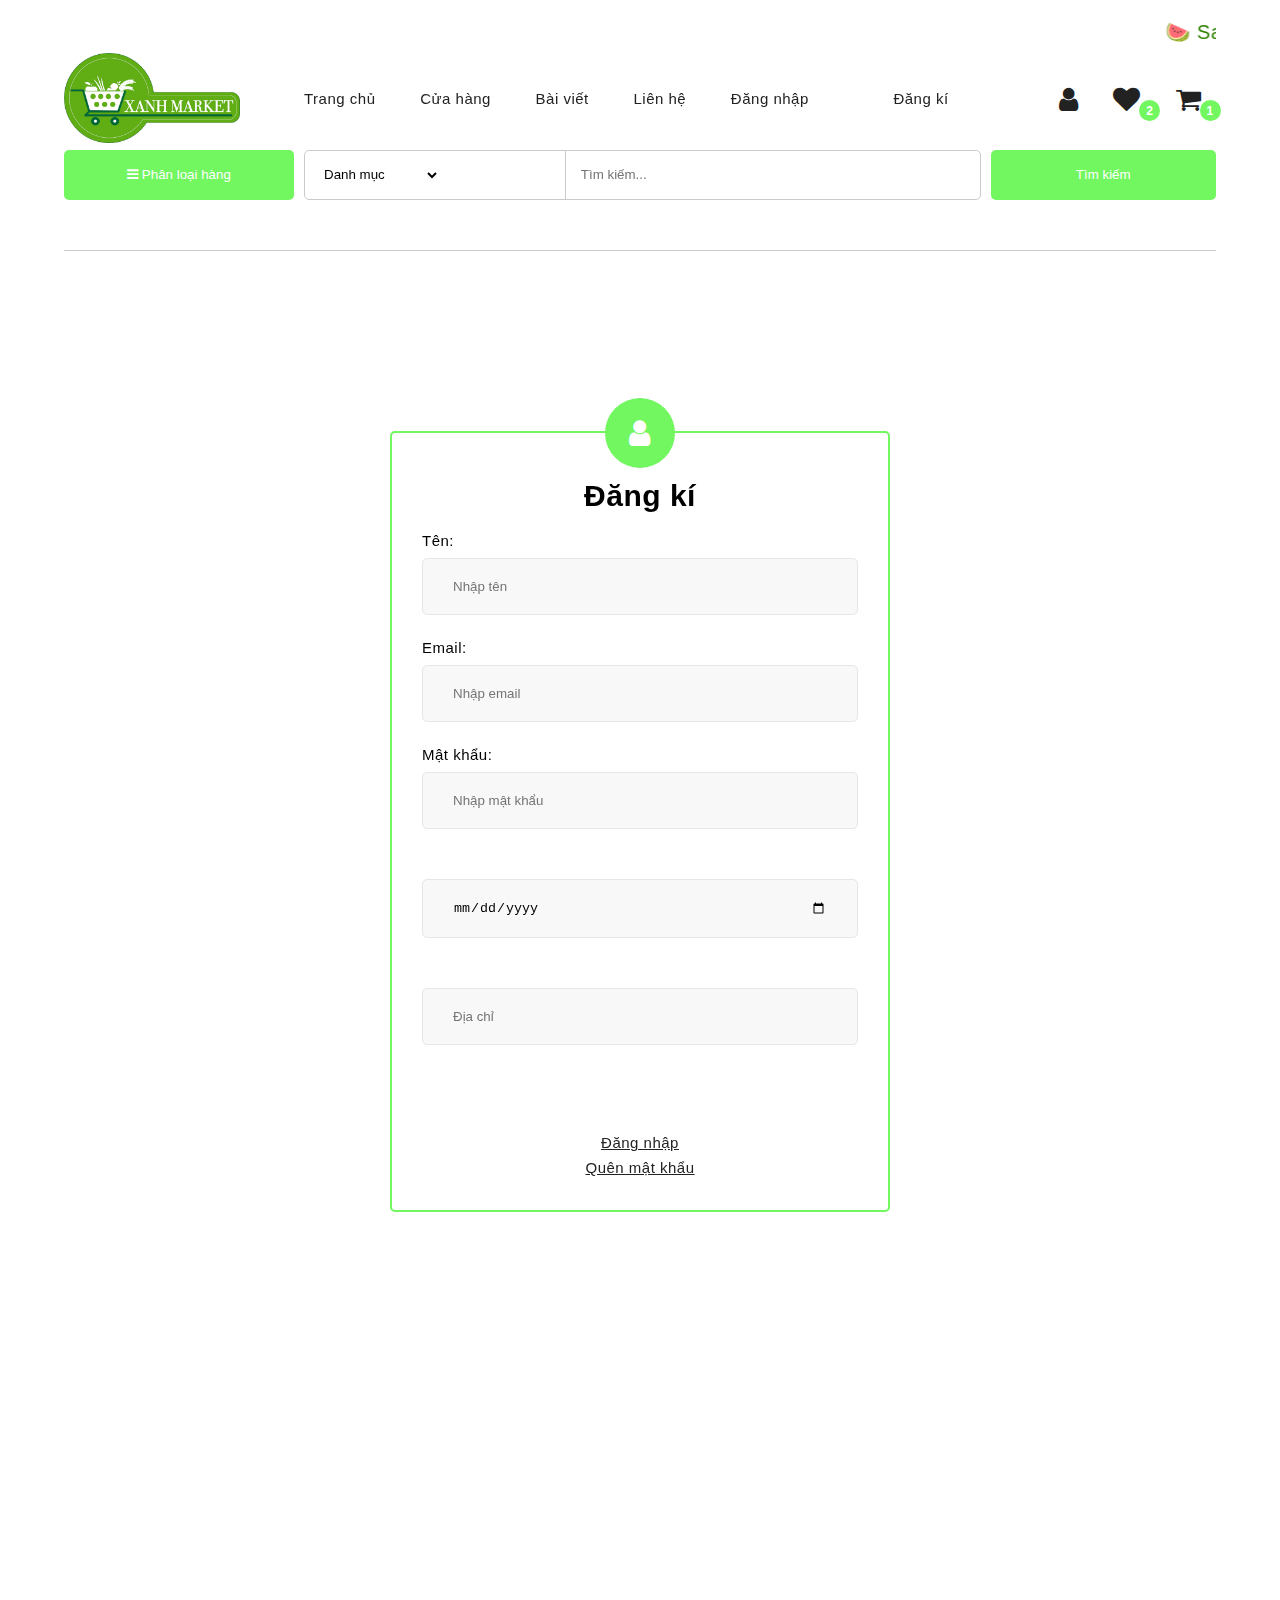
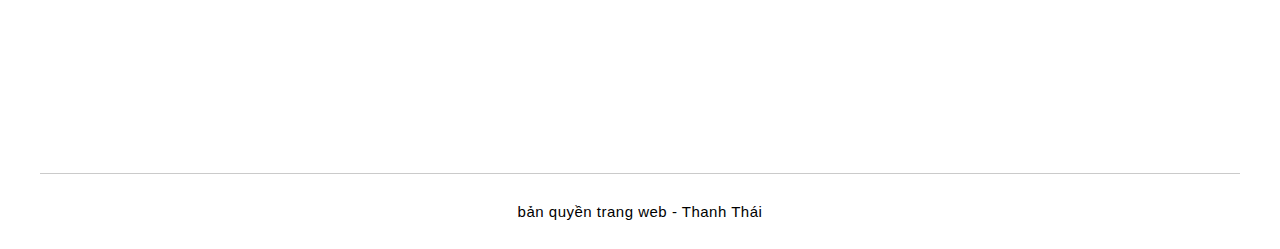
<file: register.html>
<!DOCTYPE html>
<html lang="en">

<head>
    <meta charset="UTF-8">
    <meta name="viewport" content="width=device-width, initial-scale=1.0">
    <title>🔏Đăng kí</title>
    <link rel='stylesheet' href='https://cdnjs.cloudflare.com/ajax/libs/font-awesome/5.13.0/css/all.min.css' />
    <link href="https://maxcdn.bootstrapcdn.com/font-awesome/4.7.0/css/font-awesome.min.css" rel="stylesheet"
        integrity="sha384-wvfXpqpZZVQGK6TAh5PVlGOfQNHSoD2xbE+QkPxCAFlNEevoEH3Sl0sibVcOQVnN" crossorigin="anonymous">
    <script src='https://cdnjs.cloudflare.com/ajax/libs/jquery/3.5.1/jquery.min.js'></script>
    <script src="./js/script.js"></script>
    <link rel="stylesheet" href="./css/style.css">
    <link rel="stylesheet" href="./css/reponsive.css">
    <link rel="stylesheet" href="https://unpkg.com/aos@next/dist/aos.css" />
</head>

<body>
    <div class="menu-mobile">
        <span onclick="closeMobile()">Tắt</span>
        <ul>
            <li><a href="./index.html">Trang chủ</a></li>
            <li><a href="./shop.html">Cửa hàng</a></li>
            <li><a href="">Blog</a></li>
            <li><a href="">Bài viết</a></li>
            <li><a href="./contact.html">Liên hệ</a></li>
            <li><a href="./login.html">Đăng nhập</a></li>
            <li><a href="./register.html">Đăng kí</a></li>
        </ul>
    </div>
    <section >
        <p> <marquee><String style="height: 30px; width: 100%; font-size: 20px;color: rgb(47, 128, 0);"> 🍉 Sale sốc trong mùa dịch 40% cho tất cả sản phẩm - vì 1 mùa dịch ấm no 📸</String></marquee></p>
        <!--  -->
    </section>
    <header id="header">
        <nav>
            <div class="nav-top">
                <div class="nav-top-left">
                    <div class="nav-logo">
                        <a href="./index.html">
                            <img src="./images/logotra.png" alt="">
                        </a>
                    </div>
                </div>
                <div class="nav-top-center"data-aos="fade-up" data-aos-delay="200">
                    <ul class="mobile-menu">
                        <li onclick="toggleMobile()">
                            <i class="fa fa-bars" aria-hidden="true"></i>
                            <span>Menu</span>
                        </li>
                    </ul>
                    <ul class="desktop-menu">
                        <li><a href="./index.html">Trang chủ</a></li>
                        <li><a href="./shop.html">Cửa hàng</a></li>
                        <li><a href="">Bài viết</a></li>
                <li><a href="./contact.html">Liên hệ</a></li>
               <li><a href="./login.html">Đăng nhập</li>
                <li><a href="./register.html">Đăng kí</a></li>
                    </ul>
                </div>
                <div class="nav-top-right">
                    <ul>
                        <li><a href=""><i class="fa fa-user" aria-hidden="true"></i></a></li>
                        <li>
                            <a href="">
                                <i class="fa fa-heart" aria-hidden="true"></i>
                                <span class="love-qty">2</span>
                            </a>
                        </li>
                        <li>
                            <a href="">
                                <i class="fa fa-shopping-cart" aria-hidden="true"></i>
                                <span class="cart-qty">1</span>
                            </a>
                        </li>
                    </ul>
                </div>
            </div>
            <div class="nav-bottom"data-aos="fade-up" data-aos-delay="200">
                <div class="nav-bottom-left">
                    <button onclick="toggleCategory()"><i class="fa fa-bars" aria-hidden="true"></i> Phân loại hàng
                    </button>
                </div>
                <div class="nav-bottom-search">
                    <select name="" id="">
                        <option value="" selected="selected">Danh mục</option>
                        <option value="accessories-parts">Hàng phổ biến</option>
                        <option value="activewear">Hàng tươi sạch</option>
                        <option value="amplifire">Hàng nhập khẩu</option>
                        <option value="appliances">Hàng mới về</option>
                        <option value="arc-radio">Hàng Nhật</option>
                        <option value="bags">Hàng Mỹ</option>
                        <option value="ballet-flats">Thực phẩm giá cao</option>
                        <option value="bangles">Thực phẩm giá trung</option>
                        <option value="bed-sheets">Thực phẩm thiết yếu</option>
                        <option value="beds">Hàng tồn kho</option>
                        <option value="belts">Hàng sale</option>
                      
                        <option value="packaging-printing">Packaging &amp; Printing</option>
                    </select>
                    <input type="text" name="" id="" placeholder="Tìm kiếm...">
                </div>
                <button class="search-button">Tìm kiếm</button>
                <div class="search-icon d-none">
                    <i class="fa fa-search" aria-hidden="true"></i>
                </div>
            </div>
        </nav>

        <div class="slider">
            <aside class="category-header" id="category-header" style="
            display: none;
            position: absolute;
            z-index: 99;
            background-color: #ffffff;">
                <ul>
                    <li><a href="">🍒Rau củ quả</a></li>
                    <li><a href="">🍞 Thức ăn khô</a></li>
                    <li><a href="">🍭 Các món ăn vặt</a></li>
                    <li><a href="">🍦 Món ăn cho trẻ</a></li>
                    <li><a href="">🍔 Thực phẩm chức năng</a></li>
                    <li><a href="">🍤 Hải sản</a></li>
                    <li><a href="">✴️ Đồ ăn ưa thích</a></li>
                    <li><a href="">✔️ Top bán chạy</a></li>
                    <li><a href="">🍱 Thức ăn dành cho người cao tuổi</a></li>
                </ul>
            </aside>
        </div>
    </header>
    <main id="login-site">
        <section>
            <form action="" id="login-form"data-aos="fade-up" data-aos-delay="200">
                <div class="login-icon">
                    <i class="fa fa-user" aria-hidden="true"></i>
                </div>
                <h1 data-aos="fade-up" data-aos-delay="200">Đăng kí</h1>
                <label for="name"data-aos="fade-up" data-aos-delay="200">Tên:</label>
                <input type="name" id="name" placeholder="Nhập tên" required>
                <label for="email"data-aos="fade-up" data-aos-delay="200">Email:</label>
                <input type="email" id="email" placeholder="Nhập email" required>
                <label for="password"data-aos="fade-up" data-aos-delay="200">Mật khẩu:</label>
                <input type="password" name="password" id="password" placeholder="Nhập mật khẩu" required>
                <label for="date"data-aos="fade-up" data-aos-delay="200">Ngày sinh:</label>
                <input type="date" name="date" id="date" required>
                <label for="addr"data-aos="fade-up" data-aos-delay="200"> Địa chỉ:</label>
                <input type="text" id="addr" placeholder="Địa chỉ" required>
                <button type="button" onclick="submitFormSignUp()"data-aos="fade-up" data-aos-delay="200">Đăng kí</button>
                <a href="./login.html">Đăng nhập</a>
                <a href="">Quên mật khẩu</a>
            </form>
        </section>
    </main>
    </main>
    <footer>
        <section class="footer-widget"data-aos="fade-up" data-aos-delay="200">
            <div class="widget-box">
                <header>
                    Thông tin liên hệ
                </header>
                <article>
                    <ul>
                        <li>
                            <i class="fa fa-angle-right" aria-hidden="true"></i>
                            <a href=""><img src="./icon/map.png"> Trường Đại học DUY TÂN Tp ĐÀ NÃNG</a>
                        </li>
                        <li>
                            <i class="fa fa-angle-right" aria-hidden="true"></i>
                            <a href=""><img src="./icon/phone.png">0392034737</a>
                        </li>
                        <li>
                            <i class="fa fa-angle-right" aria-hidden="true"></i>
                            <a href=""><img src="./icon/gmai.png">LeThanhThai.dtu@gmail.com</a>
                        </li>
                        <li>
                            <i class="fa fa-angle-right" aria-hidden="true"></i>
                            <a ><img src="./icon/iconface.png">Thanh Thái</i></a>
                        </li>
                    </ul>
                </article>
            </div>
            <div class="widget-box">
                <header>
                    Liên kết
                </header>
                <article>
                    <ul>
                        <li>
                            <i class="fa fa-angle-right" aria-hidden="true"></i>
                            <a href="https://www.facebook.com/thanhthai2022">Facebook</a>
                        </li>
                        <li>
                            <i class="fa fa-angle-right" aria-hidden="true"></i>
                            <a href="">Twitter</a>
                        </li>
                        <li>
                            <i class="fa fa-angle-right" aria-hidden="true"></i>
                            <a href="">Instagram</a>
                        </li>
                        <li>
                            <i class="fa fa-angle-right" aria-hidden="true"></i>
                            <a href="">Youtube</a>
                        </li>
                        <li>
                            <i class="fa fa-angle-right" aria-hidden="true"></i>
                            <a href="">Linkdin</a>
                        </li>
                    </ul>
                </article>
            </div>
            <div class="widget-box">
                <header>
                    Hỗ trợ khách hàng
                </header>
                <article>
                    <ul>
                        <li>
                            <i class="fa fa-angle-right" aria-hidden="true"></i>
                            <a href=""><img src="./icon/phone.png"> 0392034737</a>
                        </li>
                        <li>
                            <i class="fa fa-angle-right" aria-hidden="true"></i>
                            <a href="">Hướng dẫn mua hàng</a>
                        </li>
                        <li>
                            <i class="fa fa-angle-right" aria-hidden="true"></i>
                            <a href="">Hướng dẫn thanh toán</a>
                        </li>
                        <li>
                            <i class="fa fa-angle-right" aria-hidden="true"></i>
                            <a href="">Chế độ khách hàng</a>
                        </li>
                        <li>
                            <i class="fa fa-angle-right" aria-hidden="true"></i>
                            <a href="">Chế độ đổi trả hàng</a>
                        </li>
                    </ul>
                </article>
            </div>
            <div class="widget-box">
                <header>
                    Danh sách
                </header>
                <article>
                    <ul>
                        <li>
                            <i class="fa fa-angle-right" aria-hidden="true"></i>
                            <a href="">Khách hàng vip</a>
                        </li>
                        <li>
                            <i class="fa fa-angle-right" aria-hidden="true"></i>
                            <a href="">Khách hàng tốt</a>
                        </li>
                        <li>
                            <i class="fa fa-angle-right" aria-hidden="true"></i>
                            <a href="">Khách hàng bình thường</a>
                        </li>
                        <li>
                            <i class="fa fa-angle-right" aria-hidden="true"></i>
                            <a href="">Hướng dẫn đăng kí </a>
                        </li>
                        <li>
                            <i class="fa fa-angle-right" aria-hidden="true"></i>
                            <a href="">Hỗ trợ khách hàng 24/7</a>
                        </li>
                    </ul>
                </article>
            </div>
            <div class="widget-box">
                <header>
                    Tải ứng dụng
                </header>
                <article>
                    <ul>
                        <li>
                            <a href="">
                                <img src="./images/appstone.png" alt="">
                            </a>
                        </li>
                        <li>
                            <a href="">
                                <img size="12px" src="./images/googleplay.png" alt="">
                            </a>
                        </li>
                    </ul>
                </article>
            </div>
        </section>
        <section class="footer-bottom">
            <div class="site-info">
                bản quyền trang web - Thanh Thái
            </div>
        </section>
    </footer>
    <script src="https://unpkg.com/aos@next/dist/aos.js"></script>
    <script>  AOS.init();</script>
</body>

</html>
</file>
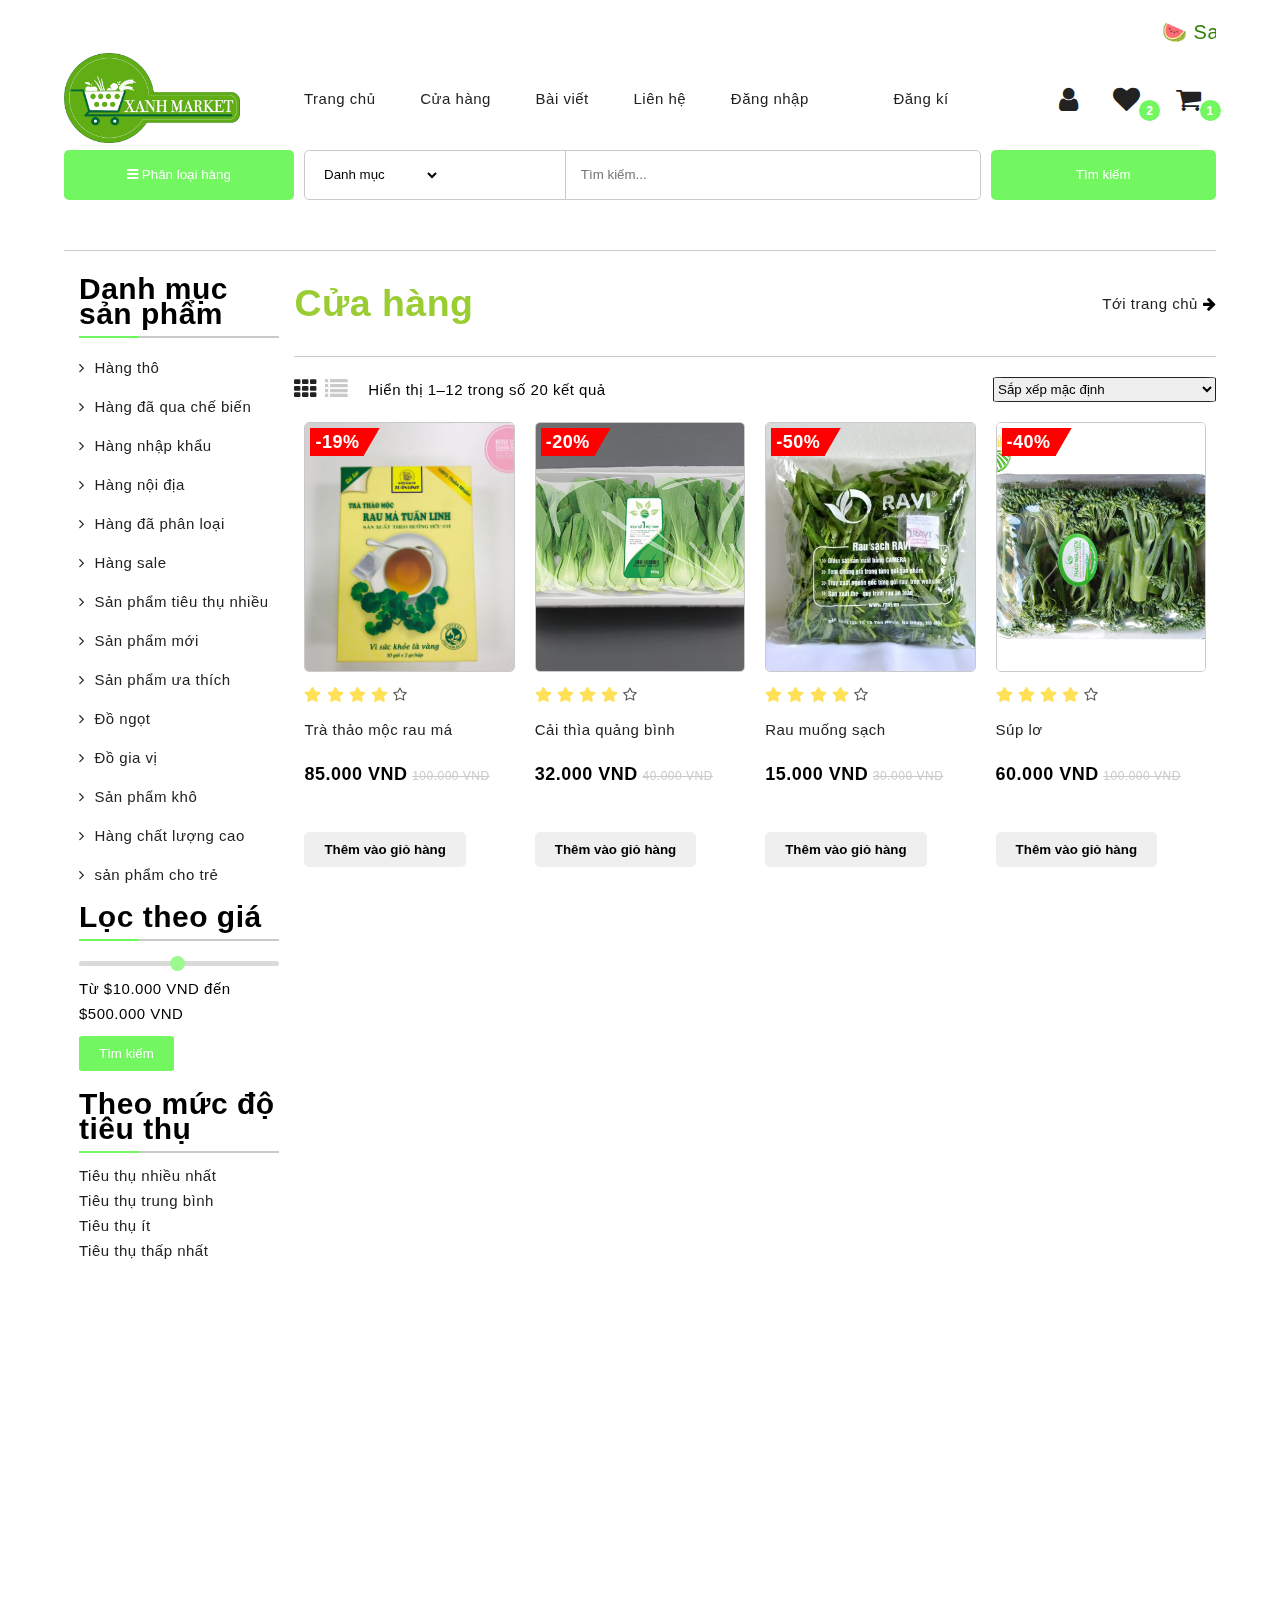
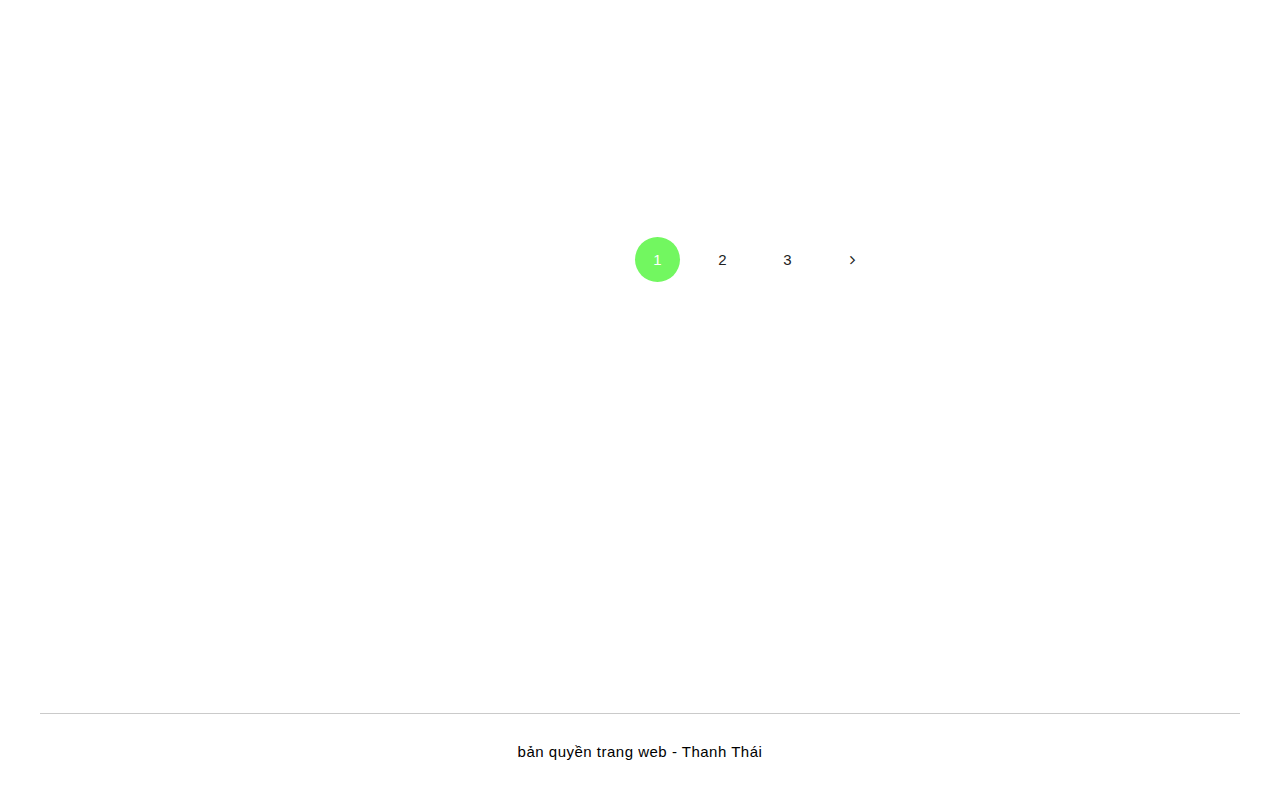
<file: shop.html>
<!DOCTYPE html>
<html lang="en">

<head>
    <meta charset="UTF-8">
    <meta name="viewport" content="width=device-width, initial-scale=1.0">
    <title>🏢Cửa hàng</title>
    <link rel='stylesheet' href='https://cdnjs.cloudflare.com/ajax/libs/font-awesome/5.13.0/css/all.min.css' />
    <link href="https://maxcdn.bootstrapcdn.com/font-awesome/4.7.0/css/font-awesome.min.css" rel="stylesheet"
        integrity="sha384-wvfXpqpZZVQGK6TAh5PVlGOfQNHSoD2xbE+QkPxCAFlNEevoEH3Sl0sibVcOQVnN" crossorigin="anonymous">
    <script src='https://cdnjs.cloudflare.com/ajax/libs/jquery/3.5.1/jquery.min.js'></script>
    <script src="./js/script.js"></script>
    <link rel="stylesheet" href="./css/style.css">
    <link rel="stylesheet" href="./css/reponsive.css">
    <link rel="stylesheet" href="https://unpkg.com/aos@next/dist/aos.css" />
</head>

<body>
    <div class="menu-mobile">

        <span onclick="closeMobile()">Tắt</span>
        <ul>
            <li><a href="./index.html">Trang chủ</a></li>
            <li><a href="./shop.html">Cửa hàng</a></li>
            <li><a href="">Blog</a></li>
            <li><a href="">Bài viết</a></li>
            <li><a href="./contact.html">Liên hệ</a></li>
            <li><a href="./login.html">Đăng nhập</a></li>
            <li><a href="./register.html">Đăng kí</a></li>
        </ul>
    </div>
    <section >
        <p> <marquee><String style="height: 30px; width: 100%; font-size: 20px;color: rgb(47, 128, 0);"> 🍉 Sale sốc trong mùa dịch 40% cho tất cả sản phẩm - vì 1 mùa dịch ấm no 📸</String></marquee></p>
    </section>
    <header id="header">
        <nav>
            <div class="nav-top">
                <div class="nav-top-left">
                    <div class="nav-logo">
                        <a href="./index.html">
                            <img src="./images/logotra.png" alt="">
                        </a>
                    </div>
                </div>
                <div class="nav-top-center">
                    <ul class="mobile-menu">
                        <li onclick="toggleMobile()">
                            <i class="fa fa-bars" aria-hidden="true"></i>
                            <span>Menu</span>
                        </li>
                    </ul>
                    <ul class="desktop-menu"data-aos="fade-up" data-aos-delay="200">
                        <li><a href="./index.html">Trang chủ</a></li>
                        <li><a href="./shop.html">Cửa hàng</a></li>
                        <li><a href="">Bài viết</a></li>
                <li><a href="./contact.html">Liên hệ</a></li>
               <li><a href="./login.html">Đăng nhập</li>
                <li><a href="./register.html">Đăng kí</a></li>
                    </ul>
                </div>
                <div class="nav-top-right">
                    <ul>
                        <li><a href=""><i class="fa fa-user" aria-hidden="true"></i></a></li>
                        <li>
                            <a href="">
                                <i class="fa fa-heart" aria-hidden="true"></i>
                                <span class="love-qty">2</span>
                            </a>
                        </li>
                        <li>
                            <a href="">
                                <i class="fa fa-shopping-cart" aria-hidden="true"></i>
                                <span class="cart-qty">1</span>
                            </a>
                        </li>
                    </ul>
                </div>
            </div>
            <div class="nav-bottom"data-aos="fade-up" data-aos-delay="200">
                <div class="nav-bottom-left">
                    <button onclick="toggleCategory()"><i class="fa fa-bars" aria-hidden="true"></i>  Phân loại hàng
                    </button>
                </div>
                <div class="nav-bottom-search"data-aos="fade-up" data-aos-delay="200">
                    <select name="" id="">
                        <option value="" selected="selected">Danh mục</option>
                        <option value="accessories-parts">Hàng phổ biến</option>
                        <option value="activewear">Hàng tươi sạch</option>
                        <option value="amplifire">Hàng nhập khẩu</option>
                        <option value="appliances">Hàng mới về</option>
                        <option value="arc-radio">Hàng Nhật</option>
                        <option value="bags">Hàng Mỹ</option>
                        <option value="ballet-flats">Thực phẩm giá cao</option>
                        <option value="bangles">Thực phẩm giá trung</option>
                        <option value="bed-sheets">Thực phẩm thiết yếu</option>
                        <option value="beds">Hàng tồn kho</option>
                        <option value="belts">Hàng sale</option>
                        <option value="packaging-printing">Packaging &amp; Printing</option>
                    </select>
                    <input type="text" name="" id="" placeholder="Tìm kiếm...">
                </div>
                <button class="search-button">Tìm kiếm</button>
                <div class="search-icon d-none">
                    <i class="fa fa-search" aria-hidden="true"></i>
                </div>
            </div>
        </nav>
        <div class="slider">
            <aside class="category-header" id="category-header" style="
            display: none;
            position: absolute;
            z-index: 99;
            background-color: #ffffff;">
                <ul>
                    <li><a href="">🍒Rau củ quả</a></li>
                    <li><a href="">🍞 Thức ăn khô</a></li>
                    <li><a href="">🍭 Các món ăn vặt</a></li>
                    <li><a href="">🍦 Món ăn cho trẻ</a></li>
                    <li><a href="">🍔 Thực phẩm chức năng</a></li>
                    <li><a href="">🍤 Hải sản</a></li>
                    <li><a href="">✴️ Đồ ăn ưa thích</a></li>
                    <li><a href="">✔️ Top bán chạy</a></li>
                    <li><a href="">🍱 Thức ăn dành cho người cao tuổi</a></li>
                </ul>
            </aside>
        </div>
    </header>
    
    <main id="shop-site"data-aos=>
        <section>
            <aside class="shop-site-left"data-aos="fade-right" data-aos-delay="200">
                <header>
                    <h1>Danh mục sản phẩm</h1>
                </header>
                <ul>
                    <li><a href="">Hàng thô</a></li>
                    <li><a href="">Hàng đã qua chế biến</a></li>
                    <li><a href="">Hàng nhập khẩu</a></li>
                    <li><a href="">Hàng nội địa</a></li>
                    <li><a href="">Hàng đã phân loại</a></li>
                    <li><a href="">Hàng sale</a></li>
                    <li><a href="">Sản phẩm tiêu thụ nhiều</a></li>
                    <li><a href="">Sản phẩm mới</a></li>
                    <li><a href="">Sản phẩm ưa thích</a></li>
                    <li><a href="">Đồ ngọt</a></li>
                    <li><a href="">Đồ gia vị</a></li>
                    <li><a href="">Sản phẩm khô</a></li>
                    <li><a href="">Hàng chất lượng cao</a></li>
                    <li><a href="">sản phẩm cho trẻ</a></li>
                </ul>
                <header>
                    <h1>Lọc theo giá</h1>
                </header>
                <div class="range">
                    <input type="range" name="" id="price-range" min="10000" max="500000" value="250000"
                        oninput="updateRange()">
                    <p>Từ $10.000 VND đến $<span id="price-range-value">500.000</span> VND</p>
                    <button>Tìm kiếm</button>
                </div>
                <header>
                    <h1>Theo mức độ tiêu thụ</h1>
                </header>
                <div>
                  <a href="">Tiêu thụ nhiều nhất</a><br>
                   <a href="">Tiêu thụ trung bình</a><br>
                   <a href="">Tiêu thụ ít</a><br>
                  <a href="">Tiêu thụ thấp nhất</a>
                    
                </div>
            </aside>
            <section class="products">
                <header>
                    <div class="breadcrumb"data-aos="fade-right" data-aos-delay="200">
                        <h1 style="color: yellowgreen;">Cửa hàng</h1>
                        <span><a href="./index.html">Tới trang chủ</a> <i class="fa fa-arrow-right" aria-hidden="true"></i></span>
                    </div>
                    <div class="category-toolbar"data-aos="fade-right" data-aos-delay="200">
                        <div class="gridlist">
                            <i class="fa fa-th active" aria-hidden="true"></i>
                            <i class="fa fa-list" aria-hidden="true"></i>
                        </div>
                        <div class="product-count">
                            <p> Hiển thị 1–12 trong số 20 kết quả</p>
                        </div>
                        <div class="odering">
                            <select name="oderby" id="oderby">
                                <option value="menu_order" selected="selected">Sắp xếp mặc định</option>
                                <option value="popularity">Sắp xếp theo mức độ phổ biến</option>
                                <option value="rating">Sắp xếp theo xếp hạng trung bình</option>
                                <option value="date">Sắp xếp theo sản phẩm mới</option>
                                <option value="price">Thấp đến cao</option>
                                <option value="price-desc">Cao đến thấp</option>
                            </select>
                        </div>
                    </div>
                </header>
                <article class="deal-slider">
                    <div class="deal-slider-box"data-aos="fade-left" data-aos-delay="200">
                        <a href="./product.html">
                            <div class="thumb"  draggable="false" >
                                <div class="sale-mark">
                                    <span>-19%</span>
                                </div>
                                <img src="./images/tra.jpg" alt="" draggable="false">
                                <img src="./images/tra2.jpg" alt="" draggable="false">
                            </div>
                        </a>
                        <div class="rating">
                            <i class="fas fa-star"></i>
                            <i class="fas fa-star"></i>
                            <i class="fas fa-star"></i>
                            <i class="fas fa-star"></i>
                            <i class="fa fa-star-o"></i>
                        </div>
                        <div class="name">
                            <a href="./product.html">Trà thảo mộc rau má</a>
                        </div>
                        <div class="price">
                            <div class="new-price">85.000 VND</div>
                            <div class="old-price">100.000 VND</div>
                        </div>
                        <button class="add-to-cart">Thêm vào giỏ hàng</button>
    
                    </div>
                    <div class="deal-slider-box"data-aos="fade-left" data-aos-delay="200">
                        <a href="./product.html">
                            <div class="thumb">
                                <div class="sale-mark"><span>-20%</span></div>
                                <img src="./images/cucai.jpg" alt="">
                                <img src="./images/cucai3.jpg" alt="">
                                </div>
                            </a>
                            <div class="rating">
                                <i class="fas fa-star"></i>
                                <i class="fas fa-star"></i>
                                <i class="fas fa-star"></i>
                                <i class="fas fa-star"></i>
                                <i class="fa fa-star-o" aria-hidden="true"></i>
                            </div>
                            <div class="name">
                                <a href="">Cải thìa quảng bình</a>
                            </div>
                            <div class="price">
                                <div class="new-price">32.000 VND</div>
                                <div class="old-price">40.000 VND</div>
                            </div>
                            <button class="add-to-cart">Thêm vào giỏ hàng</button>
                        </div>
                    <div class="deal-slider-box"data-aos="fade-left" data-aos-delay="200">
                        <a href="./product.html">
                            <div class="thumb">
                                <div class="sale-mark"><span>-50%</span></div>
                                <img src="./images/raumuong.jpg" alt="">
                                <img src="./images/raumuong2.jpg" alt="">
                                </div>
                            </a>
                            <div class="rating">
                                <i class="fas fa-star"></i>
                                <i class="fas fa-star"></i>
                                <i class="fas fa-star"></i>
                                <i class="fas fa-star"></i>
                                <i class="fa fa-star-o" aria-hidden="true"></i>
                            </div>
                            <div class="name">
                                <a href="">Rau muống sạch</a>
                            </div>
                            <div class="price">
                                <div class="new-price">15.000 VND</div>
                                <div class="old-price">30.000 VND</div>
                            </div>
                            <button class="add-to-cart">Thêm vào giỏ hàng</button>
                        </div>
                    <div class="deal-slider-box"data-aos="fade-left" data-aos-delay="200">
                        <a href="./product.html">
                            <div class="thumb">
                                <div class="sale-mark"><span>-40%</span></div>
                                <img src="./images/suplo.jpg" alt="">
                                <img src="./images/suplo2.jpg" alt="">
                                </div>
                            </a>
                            <div class="rating">
                                <i class="fas fa-star"></i>
                                <i class="fas fa-star"></i>
                                <i class="fas fa-star"></i>
                                <i class="fas fa-star"></i>
                                <i class="fa fa-star-o" aria-hidden="true"></i>
                            </div>
                            <div class="name">
                                <a href="">Súp lơ </a>
                            </div>
                            <div class="price">
                                <div class="new-price">60.000 VND</div>
                                <div class="old-price">100.000 VND</div>
                            </div>
                            <button class="add-to-cart">Thêm vào giỏ hàng</button>
                        </div>
                    <div class="deal-slider-box"data-aos="fade-right" data-aos-delay="200">
                        <a href="./product.html">
                            <div class="thumb">
                                <div class="sale-mark"><span>-10%</span></div>
                                <img src="./images/xuxich.jpeg" alt="">
                                <img src="./images/xuxich2.jpg" alt="">
                                </div>
                            </a>
                            <div class="rating">
                                <i class="fas fa-star"></i>
                                <i class="fas fa-star"></i>
                                <i class="fas fa-star"></i>
                                <i class="fas fa-star"></i>
                                <i class="fa fa-star-o" aria-hidden="true"></i>
                            </div>
                            <div class="name">
                                <a href="">Xúc xích Đức</a>
                            </div>
                            <div class="price">
                                <div class="new-price">90.000 VND</div>
                                <div class="old-price">100.000VND</div>
                            </div>
                            <button class="add-to-cart">Thêm vào giỏ hàng</button>
                        </div>
                    <div class="deal-slider-box"data-aos="fade-right" data-aos-delay="200">
                        <a href="./product.html">
                            <div class="thumb">
                                <div class="sale-mark"><span>-19%</span></div>
                                <img src="./images/piza.jpg" alt="">
                                <img src="./images/piza2.jpg" alt="">
                                </div>
                            </a>
                            <div class="rating">
                                <i class="fas fa-star"></i>
                                <i class="fas fa-star"></i>
                                <i class="fas fa-star"></i>
                                <i class="fas fa-star"></i>
                                <i class="fa fa-star-o" aria-hidden="true"></i>
                            </div>
                            <div class="name">
                                <a href="">Piza Bà Tân Vlog</a>
                            </div>
                            <div class="price">
                                <div class="new-price">70.000 VND</div>
                                <div class="old-price">100.000 VND</div>
                            </div>
                            <button class="add-to-cart">Thêm vào giỏ hàng</button>
                        </div>
                    <div class="deal-slider-box"data-aos="fade-right" data-aos-delay="200">
                        <a href="./product.html">
                            <div class="thumb">
                                <div class="sale-mark"><span>20%</span></div>
                                <img src="./images/mypew.jpg" alt="">
                                <img src="./images/mypew2.png" alt="">
                                </div>
                            </a>
                            <div class="rating">
                                <i class="fas fa-star"></i>
                                <i class="fas fa-star"></i>
                                <i class="fas fa-star"></i>
                                <i class="fas fa-star"></i>
                                <i class="fa fa-star-o" aria-hidden="true"></i>
                            </div>
                            <div class="name">
                                <a href="">Bánh mỳ Pew Pew</a>
                            </div>
                            <div class="price">
                                <div class="new-price">70.000 VND</div>
                                <div class="old-price">220.000 VND</div>
                            </div>
                            <button class="add-to-cart">Thêm vào giỏ hàng</button>
                        </div>
                    <div class="deal-slider-box"data-aos="fade-right" data-aos-delay="200">
                        <a href="./product.html">
                            <div class="thumb">
                                <div class="sale-mark"><span>-19%</span></div>
                                <img src="./images/changa.jpg" alt="">
                                <img src="./images/changa2.jpg" alt="">
                                </div>
                            </a>
                            <div class="rating">
                                <i class="fas fa-star"></i>
                                <i class="fas fa-star"></i>
                                <i class="fas fa-star"></i>
                                <i class="fas fa-star"></i>
                                <i class="fa fa-star-o" aria-hidden="true"></i>
                            </div>
                            <div class="name">
                                <a href="">Chân gà siêu cay</a>
                            </div>
                            <div class="price">
                                <div class="new-price">70.000 VND</div>
                                <div class="old-price">120.000 VND</div>
                            </div>
                            <button class="add-to-cart">Thêm vào giỏ hàng</button>
                        </div>
                    <div class="deal-slider-box"data-aos="fade-left" data-aos-delay="200">
                        <a href="./product.html">
                            <div class="thumb">
                                <div class="sale-mark"><span>-10%</span></div>
                                <img src="./images/gạo.jpg" alt="">
                                <img src="./images/gao2.jpg" alt="">
                                </div>
                            </a>
                            <div class="rating">
                                <i class="fas fa-star"></i>
                                <i class="fas fa-star"></i>
                                <i class="fas fa-star"></i>
                                <i class="fas fa-star"></i>
                                <i class="fa fa-star-o" aria-hidden="true"></i>
                            </div>
                            <div class="name">
                                <a href="">Gạo Sóc Trăng</a>
                            </div>
                            <div class="price">
                                <div class="new-price">90.00 VND</div>
                                <div class="old-price">100.000 VND</div>
                            </div>
                            <button class="add-to-cart">Thêm vào giỏ hàng</button>
                        </div>
                    <div class="deal-slider-box"data-aos="fade-left" data-aos-delay="200">
                        <a href="./product.html">
                            <div class="thumb">
                                <div class="sale-mark"><span>-19%</span></div>
                                <img src="./images/mycung.jpg" alt="">
                                <img src="./images/mycung2.jpg" alt="">
                                </div>
                            </a>
                            <div class="rating">
                                <i class="fas fa-star"></i>
                                <i class="fas fa-star"></i>
                                <i class="fas fa-star"></i>
                                <i class="fas fa-star"></i>
                                <i class="fa fa-star-o" aria-hidden="true"></i>
                            </div>
                            <div class="name">
                                <a href="">Bánh mỳ khô</a>
                            </div>
                            <div class="price">
                                <div class="new-price">20.000 VND</div>
                                <div class="old-price">40.000 VND</div>
                            </div>
                            <button class="add-to-cart">Thêm vào giỏ hàng</button>
                        </div>
                    <div class="deal-slider-box"data-aos="fade-left" data-aos-delay="200">
                        <a href="./product.html">
                            <div class="thumb">
                                <div class="sale-mark"><span>-10%</span></div>
                                <img src="./images/hatnem1.jpg" alt="">
                                <img src="./images/hatnem.jpg" alt="">
                                </div>
                            </a>
                            <div class="rating">
                                <i class="fas fa-star"></i>
                                <i class="fas fa-star"></i>
                                <i class="fas fa-star"></i>
                                <i class="fas fa-star"></i>
                                <i class="fa fa-star-o" aria-hidden="true"></i>
                            </div>
                            <div class="name">
                                <a href="">Hạt nêm thượng hạng</a>
                            </div>
                            <div class="price">
                                <div class="new-price">15.000 VND</div>
                                <div class="old-price">17.000 VND</div>
                            </div>
                            <button class="add-to-cart">Thêm vào giỏ hàng</button>
                        </div>
                    <div class="deal-slider-box"data-aos="fade-left" data-aos-delay="200">
                        <a href="./product.html">
                            <div class="thumb">
                                <div class="sale-mark"><span>-19%</span></div>
                                <img src="./images/dau.jpg" alt="">
                                <img src="./images/đau2.jpg" alt="">
                                </div>
                            </a>
                            <div class="rating">
                                <i class="fas fa-star"></i>
                                <i class="fas fa-star"></i>
                                <i class="fas fa-star"></i>
                                <i class="fas fa-star"></i>
                                <i class="fa fa-star-o" aria-hidden="true"></i>
                            </div>
                            <div class="name">
                                <a href="">Hạt đậu xanh</a>
                            </div>
                            <div class="price">
                                <div class="new-price">50.000 VND</div>
                                <div class="old-price">30.000 VND</div>
                            </div>
                            <button class="add-to-cart">Thêm vào giỏ hàng</button>
                        </div>
                </article>
                <div class="pagination">
                    <a href="" class="active">1</a>
                    <a href="">2</a>
                    <a href="">3</a>
                    <a href=""><i class="fa fa-angle-right" aria-hidden="true"></i></a>
                </div>
            </section>
        </section>
    </main>
    <footer>
        <section class="footer-widget"data-aos="fade-up" data-aos-delay="200">
            <div class="widget-box">
                <header>
                    Thông tin liên hệ
                </header>
                <article>
                    <ul>
                        <li>
                            <i class="fa fa-angle-right" aria-hidden="true"></i>
                            <a href=""><img src="./icon/map.png"> Trường Đại học DUY TÂN Tp ĐÀ NÃNG</a>
                        </li>
                        <li>
                            <i class="fa fa-angle-right" aria-hidden="true"></i>
                            <a href=""><img src="./icon/phone.png">0392034737</a>
                        </li>
                        <li>
                            <i class="fa fa-angle-right" aria-hidden="true"></i>
                            <a href=""><img src="./icon/gmai.png">LeThanhThai.dtu@gmail.com</a>
                        </li>
                        <li>
                            <i class="fa fa-angle-right" aria-hidden="true"></i>
                            <a ><img src="./icon/iconface.png">Thanh Thái</i></a>
                        </li>
                    </ul>
                </article>
            </div>
            <div class="widget-box">
                <header>
                    Liên kết
                </header>
                <article>
                    <ul>
                        <li>
                            <i class="fa fa-angle-right" aria-hidden="true"></i>
                            <a href="https://www.facebook.com/thanhthai2022">Facebook</a>
                        </li>
                        <li>
                            <i class="fa fa-angle-right" aria-hidden="true"></i>
                            <a href="">Twitter</a>
                        </li>
                        <li>
                            <i class="fa fa-angle-right" aria-hidden="true"></i>
                            <a href="">Instagram</a>
                        </li>
                        <li>
                            <i class="fa fa-angle-right" aria-hidden="true"></i>
                            <a href="">Youtube</a>
                        </li>
                        <li>
                            <i class="fa fa-angle-right" aria-hidden="true"></i>
                            <a href="">Linkdin</a>
                        </li>
                    </ul>
                </article>
            </div>
            <div class="widget-box">
                <header>
                    Hỗ trợ khách hàng
                </header>
                <article>
                    <ul>
                        <li>
                            <i class="fa fa-angle-right" aria-hidden="true"></i>
                            <a href=""><img src="./icon/phone.png"> 0392034737</a>
                        </li>
                        <li>
                            <i class="fa fa-angle-right" aria-hidden="true"></i>
                            <a href="">Hướng dẫn mua hàng</a>
                        </li>
                        <li>
                            <i class="fa fa-angle-right" aria-hidden="true"></i>
                            <a href="">Hướng dẫn thanh toán</a>
                        </li>
                        <li>
                            <i class="fa fa-angle-right" aria-hidden="true"></i>
                            <a href="">Chế độ khách hàng</a>
                        </li>
                        <li>
                            <i class="fa fa-angle-right" aria-hidden="true"></i>
                            <a href="">Chế độ đổi trả hàng</a>
                        </li>
                    </ul>
                </article>
            </div>
            <div class="widget-box">
                <header>
                    Danh sách
                </header>
                <article>
                    <ul>
                        <li>
                            <i class="fa fa-angle-right" aria-hidden="true"></i>
                            <a href="">Khách hàng vip</a>
                        </li>
                        <li>
                            <i class="fa fa-angle-right" aria-hidden="true"></i>
                            <a href="">Khách hàng tốt</a>
                        </li>
                        <li>
                            <i class="fa fa-angle-right" aria-hidden="true"></i>
                            <a href="">Khách hàng bình thường</a>
                        </li>
                        <li>
                            <i class="fa fa-angle-right" aria-hidden="true"></i>
                            <a href="">Hướng dẫn đăng kí </a>
                        </li>
                        <li>
                            <i class="fa fa-angle-right" aria-hidden="true"></i>
                            <a href="">Hỗ trợ khách hàng 24/7</a>
                        </li>
                    </ul>
                    </ul>
                </article>
            </div>
            <div class="widget-box">
                <header>
                    Tải ứng dụng
                </header>
                <article>
                    <ul>
                        <li>
                            <a href="">
                                <img src="./images/appstone.png" alt="">
                            </a>
                        </li>
                        <li>
                            <a href="">
                                <img size="12px" src="./images/googleplay.png" alt="">
                            </a>
                        </li>
                    </ul>
                </article>
            </div>
        </section>
        <section class="footer-bottom">
            <div class="site-info">
               bản quyền trang web - Thanh Thái
               

            </div>
        </section>
    </footer>
   
    <script src="https://unpkg.com/aos@next/dist/aos.js"></script>
    <script>  AOS.init();</script>
</body>

</html>
</file>
<file: css/style.css>
html,
body {
  padding: 0;
  margin: 0;
  background-color: #ffffff;
  color: #000000;
  font-family: "Roboto", sans-serif;
  font-weight: 400;
  line-height: 25px;
  font-size: 15px;
  letter-spacing: 0.5px;
  position: relative;
}
* {
  border: 0;
  font-style: inherit;
  font-weight: inherit;
  margin: 0;
  outline: 0;
  padding: 0;
  vertical-align: baseline;
  box-sizing: border-box;
}
a {
  text-decoration: none;
  color: var(--black);
}
a:hover {
  text-decoration: none;
  color: var(--green);
}
section {
  width: 90%;
  max-width: 1200px;
  margin-left: auto !important;
  margin-right: auto !important;
}
.d-none {
  display: none;
}
:root {
  --green: #72f760;
  --red: #ff0000;
  --black: #222222;
  --dark-grey: #555555;
  --grey: #cacaca;
}
.clear {
  clear: both;
}

.animatable {
  visibility: hidden;
  animation-play-state: paused;
}

.animated {
  visibility: visible;
  animation-fill-mode: both;
  animation-duration: 1s;
  animation-play-state: running;
}
@keyframes fadeInUp {
  0% {
    opacity: 0;
    transform: translateY(20px);
  }

  100% {
    opacity: 1;
    transform: translateY(0);
  }
}

.animated.fadeInUp {
  animation-name: fadeInUp;
}



.topbar-link {
  text-align: right;
}
.topbar-link ul li {
  text-decoration: none;
  list-style: none;
  display: inline;
  margin: 0 5px;
}
.topbar-link ul li a {
  color: #555555;
}
.topbar-link ul li a:hover {
  color: var(--green);
}
.topbar-link ul li a::after {
  content: "\\";
  margin-left: 10px;
}
.topbar-link ul li:last-child a::after {
  content: "";
}

#header {
  width: 90%;
  border-bottom: 1px solid var(--grey);
  padding-bottom: 50px;
  margin-bottom: 50px;
  max-width: 1200px;
  margin: 0 auto;
}
#header > nav {
  display: grid;
  grid-template-columns: 1fr;
}
.nav-top {
  display: grid;
  grid-template-columns: minmax(230px, 1fr) 3fr 1fr;
  grid-template-areas: "left center right";
  grid-column-gap: 10px;
}
.nav-top-left {
  grid-area: left;
  display: flex;
  justify-content: flex-start;
  align-items: center;
}
.nav-logo a {
  display: inline-block;
}
.nav-logo img {
  max-width: 100%;
  max-height: 90px;
}
.nav-top-center {
  grid-area: center;
  height: 90px;
  float: left;
  display: flex;
  align-items: center;
}
.nav-top-center ul li {
  display: inline-block;
  position: relative;
}
.nav-top-center ul li a {
  padding: 0 20px;
  display: inline-block;
  font-weight: 400;
  font-size: 1em;
  position: relative;
}
.nav-top-center ul li:first-child a {
  padding: 0;
  margin-right: 20px;
}
.nav-top-center ul li a:hover {
  color: var(--green);
}

.nav-top-center ul li:last-child {
  border: none;
}

.nav-top-right {
  grid-area: right;
  display: flex;
  align-items: center;
  justify-content: flex-end;
}
.nav-top-right ul li {
  list-style: none;
  display: inline-block;
}
.nav-top-right ul li a {
  margin: 0 15px;
  display: inline-block;
  font-weight: 400;
  font-size: 1.8rem;
  color: var(--black);
  position: relative;
}
.nav-top-right ul li a:hover {
  color: var(--dark-grey);
}
.cart-qty,
.love-qty {
  background-color: var(--green);
  color: #ffffff;
  width: 1.4rem;
  height: 1.4rem;
  text-align: center;
  line-height: 1.5rem;
  border-radius: 50%;
  font-size: 0.8rem;
  font-weight: bold;
  position: absolute;
  bottom: -0.5rem;
  right: -1.3rem;
}
.menu-mobile {
  display: none;
  z-index: 999;
  top: 0;
  right: 0;
  position: fixed;
  width: 250px;
  height: 100%;
  background-color: #ffffff;
  padding: 30px;
  box-shadow: -5px 0px 24px -4px rgba(0, 0, 0, 0.23);
}
.menu-mobile span {
  font-size: 1.5 rem;
  cursor: pointer;
  font-weight: bold;
  position: absolute;
  right: 20px;
  text-align: right;
}
.menu-mobile ul li {
  border-bottom: 1px solid var(--dark-grey);
  list-style: none;
}
.menu-mobile ul li a {
  display: inline-block;
  padding: 20px 0;
}

.nav-bottom {
  display: grid;
  grid-template-columns: minmax(230px, 1fr) 3fr 1fr;
  grid-column-gap: 10px;
}
.nav-bottom button {
  width: 100%;
  text-align: center;
  height: 50px;
  border-radius: 5px;
  background-color: var(--green);
  color: #ffffff;
}
.nav-bottom button:hover {
  width: 100%;
  text-align: center;
  height: 50px;
  border-radius: 5px;
  background-color: #1cf1f1;
  color: #ffffff;
}

.nav-bottom-search {
  border: 1px solid var(--grey);
  height: 50px;
  border-radius: 5px;
}
.nav-bottom-search input,
.nav-bottom-search select {
  padding: 0 15px;
  height: 48px;
  background-color: transparent;
}
.nav-bottom-search select {
  width: 20%;
}
.nav-bottom-search input {
  float: right;
  margin: 0 10px;
  width: 60%;
  border-left: 1px solid var(--grey);
}
.nav-bottom-search button {
  width: calc(20% - 29px);
  margin-top: -1px;
  height: 50px;
  border-radius: 0 5px 5px 0;
  background-color: var(--green);
  color: #ffffff;
  padding: 0 20px;
}

.search-icon {
  margin-left: auto;
  display: block;
  height: 50px;
  width: 50px;
  border-radius: 5px;
  background-color: var(--green);
  color: #ffffff;
  font-size: 1.5rem;
  text-align: center;
  line-height: 50px;
}

.slider {
  display: grid;
  grid-template-columns: minmax(230px, 1fr) 4fr;
  grid-column-gap: 10px;
  position: relative;
}
.slider > aside {
  margin-top: 15px;
  border: 1px solid var(--grey);
  border-radius: 5px;
  padding: 0 15px;
  overflow-y: auto;
}
.category-header {
  display: block;
  margin-bottom: 50px;
}
.category-header ul li {
  list-style: none;
  border-bottom: 1px solid var(--grey);
}
.category-header ul li:last-of-type {
  list-style: none;
  border-bottom: none;
}
.category-header ul li a {
  display: block;
  padding: 7px 10px;
}
.category-header ul li a:hover {
  color: var(--green);
}
.category-header ul li a::before {
  font-family: "Font Awesome 5 Free", FontAwesome;
  font-weight: 400;
  content: "\f105";
  margin-right: 10px;
}

.slider-header {
  overflow: hidden;
  margin-top: 15px;
  height: 450px;
  border-radius: 5px;
  position: relative;
  margin-bottom: 50px;
  grid-column: 2 / -1;
}
.slider-header button {
  display: none;
  position: absolute;
  top: 50%;
  z-index: 1;
  background-color: rgba(0, 0, 0, 0.5);
  font-size: 15px;
  text-align: center;
  color: #ffffff;
  width: 40px;
  height: 40px;
  padding: 10px;
  border-radius: 50%;
  opacity: 0;
  transition: ease-out 0.5s;
}
.slider-header button:hover {
  background-color: var(--green);
}
.slider-header .prev {
  display: block;
  left: -50px;
}
.slider-header .next {
  display: block;
  right: -50px;
}
.slider-header:hover .prev {
  display: block;
  left: 10px;
  opacity: 1;
  transition: ease-out 0.2s;
  z-index: 20;
}
.slider-header:hover .next {
  display: block;
  right: 10px;
  opacity: 1;
  transition: ease-out 0.2s;
  z-index: 20;
}
.slider-header img {
  right: -100% !important;
  width: 100%;
  height: 100%;
  object-fit: cover;
  transition: 1s ease-in-out;
  position: absolute;
  z-index: 10;
}
.slider-header .active {
  right: 0 !important;
  display: block;
  opacity: 1;
  transition: 1s ease-in-out;
  z-index: 10;
  position: absolute;
}
.slider-header .img {
  height: 100%;
  position: relative;
  vertical-align: middle;
}
.header-service {
  display: grid;
  grid-template-columns: 1fr 1fr 1fr 1fr;
}

.header-service .service-box {
  display: flex;
  align-items: center;
  justify-content: center;
  border-right: 1px solid var(--grey);
}
.header-service .service-box:last-child {
  border-right: none;
}
.header-service .service-box .icon {
  font-size: 3rem;
  padding: 20px;
}
.header-service .service-box .decs h3 {
  font-weight: bold;
}

.ads {
  margin: 50px 0;
  display: grid;
  grid-template-columns: 1fr 1fr;
  grid-column-gap: 20px;
}
.ads-box1,
.ads-box2 {
  height: 200px;
  overflow: hidden;
  border-radius: 5px;
}
.ads img {
  width: 100%;
  transition: 0.3s ease-in-out;
}
.ads img:hover {
  transition: 0.3s ease-in-out;
  transform: scale(1.05);
}

.best-deal header {
  border-bottom: 2px solid var(--grey);
  display: grid;
  grid-template-columns: 1fr 1fr;
}
.best-deal-title {
  position: relative;
  height: 50px;
  float: left;
  font-size: 1.7rem;
  font-weight: bold;
}
.best-deal-title:after {
  content: "";
  position: absolute;
  bottom: -1px;
  left: 0;
  width: 50%;
  border-bottom: 2px solid var(--green);
}
.best-deal nav {
  display: flex;
  justify-content: flex-end;
  align-items: center;
}
.best-deal nav ul li {
  list-style: none;
  float: left;
}
.best-deal nav ul li a {
  padding: 0 20px;
}
.best-deal nav ul li a:hover {
  color: var(--green);
}

.deal-slider {
  padding: 20px 0;
  width: 100%;
  /* clear: both;
  display: flex;
  justify-content: space-between;
  display: flex;
  flex-wrap: wrap; */
  display: grid;
  grid-template-columns: repeat(auto-fit, minmax(200px, 1fr));
}
.deal-slider .deal-slider-box {
  margin: 0 10px;
  margin-bottom: 20px;
}
.deal-slider .deal-slider-box:last-child {
  margin: 0;
}
.deal-slider .deal-slider-box .thumb {
  height: 250px;
  border: 1px solid var(--grey);
  border-radius: 5px;
  overflow: hidden;
  margin-bottom: 10px;
  position: relative;
}
.deal-slider .deal-slider-box .thumb img:first-of-type {
  width: 100%;
  height: 100%;
  object-fit: cover;
}
.deal-slider .deal-slider-box .thumb img:last-of-type {
  transform: scale(0.4);
  opacity: 0;
  width: 100%;
  height: 100%;
  object-fit: cover;
  position: absolute;
  top: 0;
  left: 0;
  transition: 0.3s;
}
.deal-slider .deal-slider-box .thumb:hover img:last-of-type {
  transform: scale(1);
  opacity: 1;
}
.deal-slider .deal-slider-box .rating {
  margin-bottom: 10px;
}
.thumb .sale-mark {
  position: absolute;
  left: 5px;
  top: 5px;
  z-index: 1;
  background: #ff0000;
  color: #ffffff;
  font-weight: bold;
  text-align: center;
  font-size: 1.2rem;
  line-height: 1.2rem;
  padding: 5px;
}
.thumb .sale-mark::after {
  height: 95%;
  z-index: -1;
  content: "";
  position: absolute;
  top: 0;
  bottom: 0;
  right: -8px;
  display: block;
  width: 20px;
  background: #ff0000;
  transform: skew(-30deg);
}
.deal-slider .deal-slider-box .rating .fa-star {
  color: #ffe056;
}
.deal-slider .deal-slider-box .rating .fa-star-o {
  color: var(--dark-grey);
}
.deal-slider .deal-slider-box .name {
  margin-bottom: 20px;
}
.deal-slider .deal-slider-box .name a {
  font-weight: 500;
}
.deal-slider .deal-slider-box .name a:hover {
  color: var(--green);
}
.deal-slider .deal-slider-box .price {
  height: 50px;
  margin-bottom: 20px;
}
.deal-slider .deal-slider-box .price .old-price {
  display: inline-block;
  color: var(--grey);
  text-decoration: line-through;
  font-size: 0.8rem;
}
.deal-slider .deal-slider-box .price .new-price {
  display: inline-block;
  font-size: 1.2rem;
  font-weight: 600;
}
.deal-slider .deal-slider-box .add-to-cart {
  padding: 10px 20px;
  font-weight: 600;
  border-radius: 5px;
}
.deal-slider .deal-slider-box .add-to-cart:hover {
  background-color: var(--green);
  color: #ffffff;
}

.product-category {
  display: grid;
  grid-template-columns: minmax(230px, 1fr) 5fr;
  border: 1px solid var(--grey);
}
.product-category > aside {
  padding: 40px 30px;
  height: 100%;
}
.product-category > aside h2 {
  font-size: 2rem;
  font-weight: bold;
}
.product-category > aside ul li {
  list-style: none;
}
.product-category > aside ul li {
  margin: 20px 0;
  list-style: none;
}
.product-category > aside ul li a:hover {
  color: var(--green);
}
.product-category > aside > a {
  font-weight: 600;
  text-decoration: underline;
  color: var(--green);
}
.product-category .product-slider {
  border-left: 1px solid var(--grey);
  display: flex;
  justify-content: space-between;
  display: grid;
  grid-template-columns: repeat(auto-fit, minmax(200px, 1fr));
}
.product-category .product-slider .product-slider-box {
  padding: 10px;
}

.product-slider .product-slider-box .thumb {
  position: relative;
  height: 250px;
  border: 1px solid var(--grey);
  border-radius: 5px;
  overflow: hidden;
  margin-bottom: 10px;
}
.product-slider .product-slider-box .thumb img {
  width: 100%;
  height: 100%;
  object-fit: cover;
}
.product-slider .product-slider-box .thumb img:last-of-type {
  transform: scale(0.4);
  opacity: 0;
  width: 100%;
  height: 100%;
  object-fit: cover;
  position: absolute;
  top: 0;
  left: 0;
  transition: 0.3s;
}
.product-slider .product-slider-box .thumb:hover img:last-of-type {
  transform: scale(1);
  opacity: 1;
}
.product-slider .product-slider-box .rating {
  margin-bottom: 10px;
}
.product-slider .product-slider-box .rating .fa-star {
  color: #ffe056;
}
.product-slider .product-slider-box .rating .fa-star-o {
  color: var(--dark-grey);
}
.product-slider .product-slider-box .name {
  margin-bottom: 20px;
}
.product-slider .product-slider-box .name a {
  font-weight: 500;
}
.product-slider .product-slider-box .name a:hover {
  color: var(--green);
}
.product-slider .product-slider-box .price {
  margin-bottom: 20px;
}
.product-slider .product-slider-box .price .old-price {
  display: inline-block;
  color: var(--grey);
  text-decoration: line-through;
}
.product-slider .product-slider-box .price .new-price {
  display: inline-block;
  font-size: 1.5rem;
  font-weight: 600;
}
.product-slider .product-slider-box .add-to-cart {
  padding: 10px 20px;
  font-weight: 600;
  border-radius: 5px;
}
.product-slider .product-slider-box .add-to-cart:hover {
  background-color: var(--green);
  color: #ffffff;
}

.line {
  margin: 50px 0;
  width: 100%;
  height: 1px;
  border-bottom: 1px solid var(--grey);
}
.brand-products-slider {
  display: grid;
  grid-template-columns: repeat(4, 1fr);
  width: 100%;
  margin-bottom: 50px;
  position: relative;
}
.brand-products-slider button {
  display: none;
  position: absolute;
}
.brand-products-slider .slider-box {
  padding: 0 20px;
  display: flex;
  justify-content: center;
  align-items: center;
}
.brand-products-slider .slider-box img {
  width: 100%;
}

.from-the-blog header {
  width: 100%;
  border-bottom: 2px solid var(--grey);
  position: relative;
  height: 50px;
  float: left;
  font-size: 1.7rem;
  font-weight: bold;
  margin-bottom: 30px;
}
.from-the-blog header:after {
  content: "";
  position: absolute;
  bottom: -2px;
  left: 0;
  width: 100px;
  border-bottom: 2px solid var(--green);
}

.from-the-blog .blog-category {
  width: 100%;
  display: grid;
  grid-template-columns: 1fr 1fr;
  grid-column-gap: 10px;
}
.from-the-blog .blog-category .blog {
  display: grid;
  grid-template-columns: 2fr 3fr;
}
.from-the-blog .blog-category .thumb {
  height: 250px;
  max-width: 250px;
  overflow: hidden;
}
.from-the-blog .blog-category .thumb img {
  min-height: 100%;
  max-width: 100%;
  height: 100%;
}
.from-the-blog .blog-category .content {
  padding: 10px;
}
.from-the-blog .blog-category .content .title {
  font-size: 1.5rem;
  font-weight: bold;
}
.from-the-blog .blog-category .content .title a:hover {
  color: var(--green);
}
.from-the-blog .blog-category .content .meta {
  border-bottom: 1px solid var(--grey);
  width: 100%;
  padding: 10px 0;
}
.from-the-blog .blog-category .content .meta .date {
  float: left;
  margin-right: 25px;
  position: relative;
}
.from-the-blog .blog-category .content .meta .date::after {
  content: ":";
  position: absolute;
  right: -15px;
}
.from-the-blog .blog-category .content .meta .comment:hover {
  color: var(--green);
}
.from-the-blog .blog-category .content .description {
  margin: 20px 0;
}
.from-the-blog .blog-category .content .read-more button {
  padding: 10px 20px;
  border-radius: 5px;
}
.from-the-blog .blog-category .content .read-more button:hover {
  background-color: var(--green);
  color: #ffffff;
}

section.subscribe {
  margin: 50px 0;
  padding: 30px 20px;
  background-color: var(--green);
  width: 100%;
}
section.subscribe article {
  width: 100%;
  margin: 0 auto;
}
section.subscribe .logo {
  width: 25%;
  height: 50px;
  float: left;
}
section.subscribe .logo img {
  height: 50px;
}
section.subscribe .input {
  width: 50%;
  height: 50px;
  float: left;
  position: relative;
}
section.subscribe .input input {
  width: calc(80% - 10px);
  margin-right: 10px;
  height: 50px;
  padding: 10px 20px 10px 60px;
  border-radius: 5px;
  float: left;
  position: relative;
}
section.subscribe .input::after {
  font-family: "Font Awesome 5 Free", FontAwesome;
  content: "\f2b6";
  color: var(--green);
  z-index: 1;
  position: absolute;
  top: -3px;
  left: 20px;
  font-size: 1.5rem;
  line-height: 50px;
}
section.subscribe .input button {
  width: 20%;
  height: 50px;
  padding: 10px 20px;
  border-radius: 5px;
  float: left;
  background-color: #ffffff;
  color: var(--green);
  font-weight: bold;
}
section.subscribe .social-link {
  text-align: right;
  width: 25%;
  height: 50px;
  float: right;
  display: flex;
  align-items: center;
  justify-content: flex-end;
}
section.subscribe .social-link a {
  font-size: 1.5rem;
  margin: 0 10px;
  color: #ffffff;
}

footer .footer-widget {
  display: grid;
  grid-template-columns: repeat(5, 1fr);
  grid-template-rows: 2fr;
  margin-bottom: 100px;
}

footer .footer-widget .widget-box {
  margin-right: 20px;
  float: left;
}
footer .footer-widget .widget-box header {
  font-size: 1.5rem;
  font-weight: bold;
  border-bottom: 2px solid var(--grey);
  width: 100%;
  padding: 10px 0;
  margin-bottom: 20px;
  position: relative;
}
footer .footer-widget .widget-box header:after {
  content: "";
  bottom: -2px;
  left: 0;
  width: 50px;
  position: absolute;
  border-bottom: 2px solid var(--green);
}
footer .footer-widget .widget-box article ul li {
  list-style: none;
  margin: 10px 0;
}
footer .footer-widget .widget-box article ul li a:hover {
  color: var(--green);
}
footer .footer-bottom {
  width: 100%;
  border-top: 1px solid var(--grey);
  text-align: center;
  padding: 25px 0;
}

#product-site .product {
  margin-top: 50px;
  display: grid;
  grid-template-columns: minmax(320px, 3fr) 4fr;
  grid-template-areas:
    "thumb summary"
    "description description"
    "review review";
  grid-column-gap: 20px;
  grid-row-gap: 20px;
}
#product-site .product .thumb {
  grid-area: thumb;
  overflow: hidden;
}
#product-site .product .thumb .big-thumb {
  border: 2px solid var(--grey);
  border-radius: 5px;
  max-height: 600px;
  overflow: hidden;
}
#product-site .product .thumb .big-thumb img {
  width: 100%;
  height: 100%;
  object-fit: cover;
}
#product-site .thumb-small {
  margin-top: 20px;
  display: grid;
  grid-template-columns: 1fr 1fr 1fr;
  height: 100px;
}
#product-site .thumb-small img {
  margin: 0 auto;
  height: 100px;
  width: 100px;
  object-fit: cover;
  border: 2px solid var(--grey);
  padding: 10px;
}
#product-site .summary {
  display: grid;
  grid-template-columns: 1fr;
  grid-row-gap: 20px;
  padding-bottom: 40%;
}
#product-site .summary h1 {
  font-size: 2rem;
  font-weight: bold;
}
.fa-star {
  color: #ffe056;
}
.fa-star-o {
  color: #555555;
}
#product-site .summary .price .old-price {
  display: inline-block;
  color: var(--grey);
  font-size: 1.3rem;
  text-decoration: line-through;
}
#product-site .summary .price .new-price {
  display: inline-block;
  color: var(--grey);
  font-size: 1.5rem;
  font-weight: bold;
  color: var(--green);
}
#product-site .summary .add-to-cart input {
  font-size: 1.2rem;
  display: inline-block;
  text-align: center;
  padding: 9px;
  max-width: 80px;
  border-radius: 5px;
  border: 1px solid var(--grey);
}
#product-site .summary .add-to-cart button {
  font-size: 1.2rem;
  text-align: center;
  padding: 10px 20px;
  border-radius: 5px;
  background-color: var(--green);
  color: #ffffff;
}
#product-site .summary .add-to-wishlist {
  color: var(--green);
}
#product-site .summary .add-to-wishlist:hover {
  color: var(--grey);
}
#product-site .summary .product-meta {
  display: grid;
  grid-column: 1fr;
  grid-template-rows: repeat(3, 1fr);
}
#product-site .summary .product-meta span {
  font-weight: bold;
}
#product-site .summary .product-meta a:hover {
  color: var(--green);
}
#product-site .description {
  grid-area: description;
}
#product-site .description h2,
#product-site .review h2 {
  margin: 50px 0 30px 0;
  font-weight: bold;
  display: block;
  padding-bottom: 15px;
  border-bottom: 2px solid var(--grey);
  position: relative;
}
#product-site .description h2::after,
#product-site .review h2::after {
  content: "";
  border-bottom: 2px solid var(--green);
  position: absolute;
  width: 20%;
  bottom: -2px;
  left: 0;
}
#product-site .description-content b {
  font-weight: bold;
  margin: 30px 0 5px 0;
  display: block;
}
#product-site .description-content ul,
.description-content ol,
.description-content dl {
  margin-left: 20px;
}
#product-site .review {
  grid-area: review;
}
#product-site .review .comment-wrap {
  display: grid;
  grid-template-columns: 1fr;
}
#product-site .review .comment-wrap .comment img {
  height: 50px;
  width: 50px;
  border: 5px solid var(--grey);
}
#product-site .review .comment-wrap .comment {
  margin-bottom: 20px;
  display: grid;
  grid-template-columns: 50px 1fr;
  grid-column-gap: 10px;
  grid-row-gap: 10px;
}
#product-site .review .comment-text {
  padding: 10px;
  border: 1px solid var(--grey);
  border-radius: 5px;
  margin: 0;
}
#product-site .review .comment-text div {
  margin: 10px 0;
}
#product-site .review .meta strong {
  font-weight: bold;
}
#product-site .add-review {
  margin: 50px 0;
}
#product-site .add-review strong {
  font-weight: bold;
  margin-bottom: 10px;
}
#product-site .add-review strong,
p,
label,
input {
  display: block;
}
#product-site input,
#product-site textarea {
  border: 1px solid var(--grey);
  padding: 10px 20px;
  border-radius: 5px;
  width: 100%;
}
#product-site textarea {
  padding: 20px;
}
#product-site label {
  margin: 30px 0 10px 0;
}
#product-site input[type="checkbox"] {
  display: inline-block;
  width: auto;
}
#product-site .save-form {
  margin: 30px 0;
}
#product-site .your-rating {
  margin: 30px 0;
}
#product-site .your-rating .fa {
  margin-top: 10px;
  font-size: 1.5em;
}
#product-site .add-review button {
  padding: 10px 30px;
  background-color: var(--green);
  color: #ffffff;
  border-radius: 5px;
}

#shop-site > section {
  max-width: 1200px;
  width: 90%;
  display: grid;
  grid-template-columns: minmax(230px, 1fr) 4fr;
}

#shop-site .shop-site-left {
  margin-top: 15px;
  border-radius: 5px;
  padding: 0 15px;
  overflow-y: auto;
}
#shop-site .shop-site-left {
  display: block;
  margin-bottom: 50px;
}
#shop-site .shop-site-left ul li {
  list-style: none;
}
#shop-site .shop-site-left ul li:last-of-type {
  list-style: none;
}
#shop-site .shop-site-left ul li a {
  display: block;
  padding: 7px 0px;
}
#shop-site .shop-site-left ul li a:hover {
  color: var(--green);
}
#shop-site .shop-site-left ul li a::before {
  font-family: "Font Awesome 5 Free", FontAwesome;
  font-weight: 400;
  content: "\f105";
  margin-right: 10px;
}

#shop-site .shop-site-left header {
  width: 100%;
  border-bottom: 2px solid var(--grey);
  margin-bottom: 10px;
}
#shop-site .shop-site-left header h1 {
  font-weight: bold;
  text-align: left;
  margin: 10px 0;
  position: relative;
}
#shop-site .shop-site-left header h1::after {
  content: "";
  position: absolute;
  border-bottom: 2px solid var(--green);
  width: 30%;
  left: 0;
  bottom: -12px;
}

#shop-site .range {
  margin: 20px 0;
}
#shop-site #price-range {
  -webkit-appearance: none;
  width: 100%;
  height: 5px;
  border-radius: 5px;
  background: var(--grey);
  outline: none;
  opacity: 0.7;
  -webkit-transition: 0.2s;
  transition: opacity 0.2s;
  margin: 10px 0;
}

#shop-site #price-range::-webkit-slider-thumb {
  -webkit-appearance: none;
  appearance: none;
  width: 15px;
  height: 15px;
  border-radius: 50%;
  background: var(--green);
  cursor: pointer;
}

#shop-site #price-range::-moz-range-thumb {
  width: 15px;
  height: 15px;
  border-radius: 50%;
  background: var(--green);
  cursor: pointer;
}

#shop-site .range button {
  margin-top: 10px;
  display: block;
  padding: 10px 20px;
  border-radius: 5%;
  background-color: var(--green);
  color: #ffffff;
}

#shop-site .products {
  margin: 0;
  width: 100%;
  margin-bottom: 50px;
}

#shop-site .products .breadcrumb {
  display: grid;
  grid-template-columns: 1fr 1fr;
  padding: 40px 0;
  border-bottom: 1px solid var(--grey);
}

#shop-site .products .breadcrumb h1 {
  font-weight: bold;
  font-size: 2.5rem;
}
#shop-site .products .breadcrumb span {
  text-align: right;
}
#shop-site .products .category-toolbar {
  margin: 20px 0 0 0;
  display: grid;
  grid-template-columns: max-content 1fr 1fr;
  grid-column-gap: 20px;
}
#shop-site .products .gridlist {
  font-size: 1.5rem;
  color: var(--grey);
}
#shop-site .products .gridlist i:hover {
  color: var(--green);
  transition: 0.2s;
}

#shop-site .products .gridlist .active {
  color: var(--black);
}
#shop-site .products .odering {
  display: flex;
  justify-content: flex-end;
}
#shop-site .products .odering select {
  border: 1px solid var(--black);
  border-radius: 5%;
}
#shop-site .products .pagination {
  width: 100%;
  display: flex;
  justify-content: center;
}
#shop-site .products .pagination a {
  display: flex;
  justify-content: center;
  align-items: center;
  width: 3rem;
  height: 3rem;
  margin: 0 10px;
  border-radius: 50%;
}
#shop-site .products .pagination .active {
  background-color: var(--green);
  color: #ffffff;
}

#contact-site .contact-map {
  width: 100%;
}
#contact-site .contact-map iframe {
  width: 100%;
  height: 100vh;
  border: 5px solid var(--grey);
}
#contact-site .contact-form {
  margin: 50px 0;
  grid-column-gap: 20px;
  display: grid;
  width: 100%;
  grid-template-areas: "form addr";
  grid-template-rows: 1fr;
  grid-template-columns: 1fr 1fr;
}
#contact-site .contact-form .form {
  grid-area: form;
}
#contact-site .contact-form .address {
  grid-area: addr;
}

#contact-site .contact-form .form table {
  width: 100%;
}
#contact-site .contact-form .form table td {
  padding: 0px 20px 10px 0;
}
#contact-site .contact-form .form input,
#contact-site .contact-form .form textarea {
  border-radius: 5px;
  padding: 15px 20px;
  background: #f5f5f5;
  border: 1px solid #e6e6e6;
  width: 100%;
}
#contact-site .contact-form .form button {
  padding: 15px 30px;
  border-radius: 5px;
  background: var(--green);
  color: #ffffff;
}
#contact-site .contact-form .address .box {
  margin-bottom: 30px;
  font-size: 1.1rem;
}
#contact-site .contact-form .address .box i {
  font-size: 2rem;
  display: inline-block;
  color: var(--blue);
}
#contact-site .contact-form .address .box span {
  font-weight: bold;
}

#login-site{
  position: relative;
}
#login-site #login-form {
  margin: 20vh auto;
  width: 90%;
  max-width: 500px;
  text-align: center;
  padding: 30px;
  padding-top: 50px;
  border: 2px solid var(--green);
  border-radius: 5px;
  position: relative;
}
#login-site #login-form .login-icon {
  background-color: var(--green);
  height: 70px;
  width: 70px;
  display: flex;
  align-items: center;
  justify-content: center;
  border-radius: 50%;
  font-size: 2rem;
  color: #ffffff;
  top: -35px;
  left: calc(50% - 35px);
  position: absolute;
}
#login-site #login-form h1 {
  margin-bottom: 20px;
  font-weight: bold;
  font-size: 2rem;
}
#login-site #login-form input {
  padding: 20px 30px;
  width: 100%;
  margin-bottom: 20px;
  border-radius: 5px;
  background-color: #f8f8f8;
  border: 1px solid #e6e6e6;
}
#login-site #login-form button {
  padding: 15px 30px;
  display: block;
  margin: 20px auto;
  background-color: var(--green);
  color: #ffffff;
  font-weight: 600;
}
#login-site #login-form button:hover {
  background-color: #006a9f;
}
#login-site #login-form a {
  display: block;
  text-decoration: underline;
}
#login-site #login-form label {
  text-align: left;
  margin-bottom: 5px;
}

#alert{
  display: none;
  width: 100%;
  z-index: 9999;
}
#alert h1{
  width: 100%;
  color: var(--red);
}

#cart-overlay{
  display: none;
  position: fixed;
  bottom: 0;
  left: 0;
  width: 100vw !important;
  padding: 50px;
  font-size: 3rem;
  text-align: center;
  color: var(--green);
  background: rgb(1,1,1);
  background: linear-gradient(0deg, rgba(255,255,255,0.8) 50%, rgba(0,0,0,0) 100%);
}
#cart-overlay .icon{
  margin: 0 auto;
  height: 100px;
  width: 100px;
  padding: 10px;
  border: 5px solid var(--green);
  display: flex;
  align-items: center;
  justify-content: center;
  border-radius: 50%;
}

#cart-overlay .icon i{
  max-width: 100%;
  max-height: 100%;
}
section>p{
  padding-top: 20px;
 

}
.header .nav-top .nav-top-left .nav-logo img{
  width: 100%;
  height: 100%;
}
</file>
<file: css/reponsive.css>
@media only screen and (max-width: 479px) {
  html,
  body {
    font-size: 12px;
  }
}

@media only screen and (max-width: 639px) {
  html,
  body {
    font-size: 14px;
  }
  .topbar-main,
  .desktop-menu,
  .mobile-menu span,
  .nav-bottom-search,
  .search-button,
  .category-header,
  .input {
    display: none;
  }
  .category-header {
    position: absolute;
    z-index: 99;
    background-color: #ffffff;
  }
  .nav-top-right {
    grid-area: center;
  }
  .nav-top-center {
    font-size: 2rem;
    justify-content: flex-end;
    grid-area: right;
  }
  .nav-top {
    grid-template-columns: minmax(15%, 2fr) 5fr 1fr;
  }
  .nav-bottom {
    grid-template-columns: 1fr 1fr;
  }
  .search-icon {
    margin-left: auto;
    display: block;
    height: 50px;
    width: 50px;
    border-radius: 5px;
    background-color: var(--blue);
    color: #ffffff;
    font-size: 1.5rem;
    text-align: center;
    line-height: 50px;
  }
  .slider-header {
    grid-column: 1 / -1;
  }
  .header-service {
    grid-template-columns: 1fr;
  }
  .header-service .service-box {
    margin: 20px;
    border: none;
  }
  .ads {
    grid-template-columns: 1fr;
    grid-row-gap: 20px;
  }
  .best-deal header {
    grid-template-columns: 1fr;
    text-align: center;
    padding: 20px;
  }
  .best-deal-title:after {
    width: 0;
  }
  .best-deal nav {
    justify-content: center;
  }
  .product-category {
    grid-template-columns: 1fr;
  }
  .product-category > aside {
    text-align: center;
  }
  .product-category ul {
    display: grid;
    grid-template-columns: 1fr 1fr;
  }
  .product-category > aside ul li {
    margin: 20px auto 0 auto;
  }
  .brand-products-slider {
    grid-template-columns: repeat(2, 1fr);
    grid-row-gap: 10px;
  }
  .from-the-blog .blog-category .blog {
    grid-template-columns: 1fr;
  }

  footer .footer-widget {
    grid-template-columns: 1fr;
  }

  #product-site .product {
    display: grid;
    grid-template-columns: 1fr;
    grid-template-areas:
      "thumb"
      "summary"
      "description"
      "review";
    grid-column-gap: 20px;
    grid-row-gap: 20px;
  }
  #product-site .summary {
    display: grid;
    grid-template-columns: 1fr;
    grid-row-gap: 20px;
    padding-bottom: 0;
  }
  #shop-site > section {
    max-width: 1200px;
    width: 90%;
    display: grid;
    grid-template-columns: 1fr;
  }
  #shop-site .shop-site-left{
    display: none;
  }
  #shop-site .products .breadcrumb {
    text-align: center;
    grid-template-columns: 1fr;
    grid-row-gap: 20px;
  }
  #shop-site .products .breadcrumb span{
    text-align: center;
  }
  #shop-site .products .category-toolbar{
    grid-template-columns: 1fr;
  }
  #shop-site .products .category-toolbar div{
    margin: 10px;
    display: flex;
    justify-content: center;
  }
  #shop-site .products .category-toolbar .gridlist{
      display: none;
  }
}
@media only screen and (max-width: 767px) {
  .topbar-main,
  .desktop-menu,
  .mobile-menu span,
  .nav-bottom-search,
  .search-button,
  .category-header,
  .input {
    display: none;
  }
  .category-header {
    position: absolute;
    z-index: 99;
    background-color: #ffffff;
  }
  .nav-top-right {
    grid-area: center;
  }
  .nav-top-center {
    font-size: 2rem;
    justify-content: flex-end;
    grid-area: right;
  }
  .nav-top {
    grid-template-columns: minmax(15%, 2fr) 5fr 1fr;
  }
  .nav-bottom {
    grid-template-columns: 1fr 1fr;
  }
  .search-icon {
    margin-left: auto;
    display: block;
    height: 50px;
    width: 50px;
    border-radius: 5px;
    background-color: var(--blue);
    color: #ffffff;
    font-size: 1.5rem;
    text-align: center;
    line-height: 50px;
  }
  .slider-header {
    grid-column: 1 / -1;
  }
  .header-service {
    grid-template-columns: 1fr;
  }
  .header-service .service-box {
    margin: 20px;
    border: none;
  }
  .ads {
    grid-template-columns: 1fr;
    grid-row-gap: 20px;
  }
  .best-deal header {
    grid-template-columns: 1fr;
    text-align: center;
    padding: 20px;
  }
  .best-deal-title:after {
    width: 0;
  }
  .best-deal nav {
    justify-content: center;
  }
  .product-category {
    grid-template-columns: 1fr;
  }
  .product-category > aside {
    text-align: center;
  }
  .product-category ul {
    display: grid;
    grid-template-columns: 1fr 1fr;
  }
  .product-category > aside ul li {
    margin: 20px auto 0 auto;
  }
  .brand-products-slider {
    grid-template-columns: repeat(2, 1fr);
    grid-row-gap: 10px;
  }
  .from-the-blog .blog-category .blog {
    grid-template-columns: 1fr;
  }

  footer .footer-widget {
    grid-template-columns: 1fr;
  }

  #product-site .product {
    display: grid;
    grid-template-columns: 1fr;
    grid-template-areas:
      "thumb"
      "summary"
      "description"
      "review";
    grid-column-gap: 20px;
    grid-row-gap: 20px;
  }
  #product-site .summary {
    display: grid;
    grid-template-columns: 1fr;
    grid-row-gap: 20px;
    padding-bottom: 0;
  }

  #shop-site > section {
    max-width: 1200px;
    width: 90%;
    display: grid;
    grid-template-columns: 1fr;
  }
  #shop-site .shop-site-left{
    display: none;
  }

  
#contact-site .contact-form{
  grid-template-areas: "addr"
                        "form";
  grid-template-rows: 1fr;
  grid-template-columns: 1fr;
  grid-row-gap: 50px;
}
}
@media only screen and (max-width: 1179px) {
  .topbar-main,
  .desktop-menu,
  .search-icon {
    display: none !important;
  }
  .nav-top-right {
    grid-area: center;
  }
  .nav-top-center {
    font-size: 1.5rem;
    justify-content: flex-end;
    grid-area: right;
  }
  .nav-top {
    grid-template-columns: minmax(15%, 2fr) 5fr 1fr;
  }
  .nav-bottom {
    grid-template-columns: minmax(230px, 1fr) 3fr 1fr;
  }
  .nav-bottom-search select {
    width: 30%;
  }
  .nav-bottom-search input {
    width: 50%;
  }
  .header-service {
    grid-template-columns: 1fr 1fr;
  }
  .header-service .service-box {
    margin: 20px;
    border: none;
  }
  .ads {
    grid-template-columns: 1fr;
    grid-row-gap: 20px;
  }
  .best-deal header {
    grid-template-columns: 1fr;
    text-align: center;
    padding: 20px;
  }
  .best-deal-title:after {
    width: 0;
  }
  .best-deal nav {
    justify-content: center;
  }
  .product-category {
    grid-template-columns: 1fr;
  }
  .product-category > aside {
    text-align: center;
  }
  .product-category ul {
    display: grid;
    grid-template-columns: 1fr 1fr;
  }
  .product-category > aside ul li {
    margin: 20px auto 0 auto;
  }
  .brand-products-slider {
    grid-template-columns: repeat(2, 1fr);
    grid-row-gap: 10px;
  }
  .from-the-blog .blog-category .blog {
    grid-template-columns: 1fr;
  }
  .slider > aside {
    max-height: 300px;
    overflow-y: auto;
    display: block;
    margin-bottom: 50px;
  }
  footer .footer-widget {
    grid-template-columns: 1fr 1fr;
  }

}
@media only screen and (min-width: 1180px) {
  .mobile-menu,
  .menu-mobile,
  .search-icon {
    display: none !important;
  }
  .nav-bottom {
    grid-template-columns: minmax(230px, 1fr) 3fr 1fr;
  }
}
</file>
